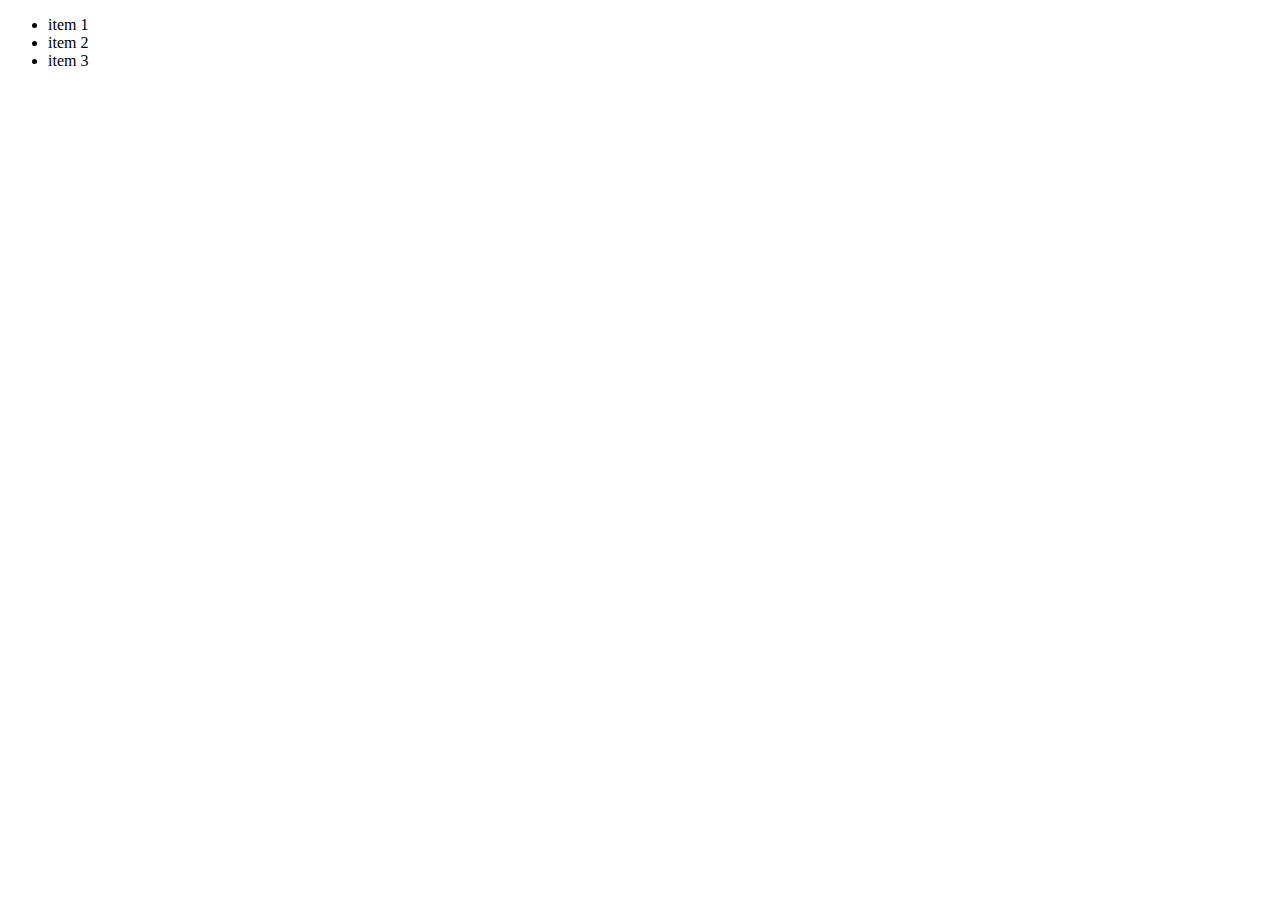
<file: index.html>
<!DOCTYPE html>
<html lang="en">
<head>
  <meta charset="UTF-8">
  <meta http-equiv="X-UA-Compatible" content="IE=edge">
  <meta name="viewport" content="width=device-width, initial-scale=1.0">
  <title>Document</title>
</head>
<body>
  
 <ul>
  <li>item 1</li>
  <li>item 2</li>
  <li>item 3</li>
 </ul>

  <script src="objeto/exercicios.js"></script>
  <!-- <script src="constructor-functions/funções /construction.js"></script> -->
</body>
</html>
</file>
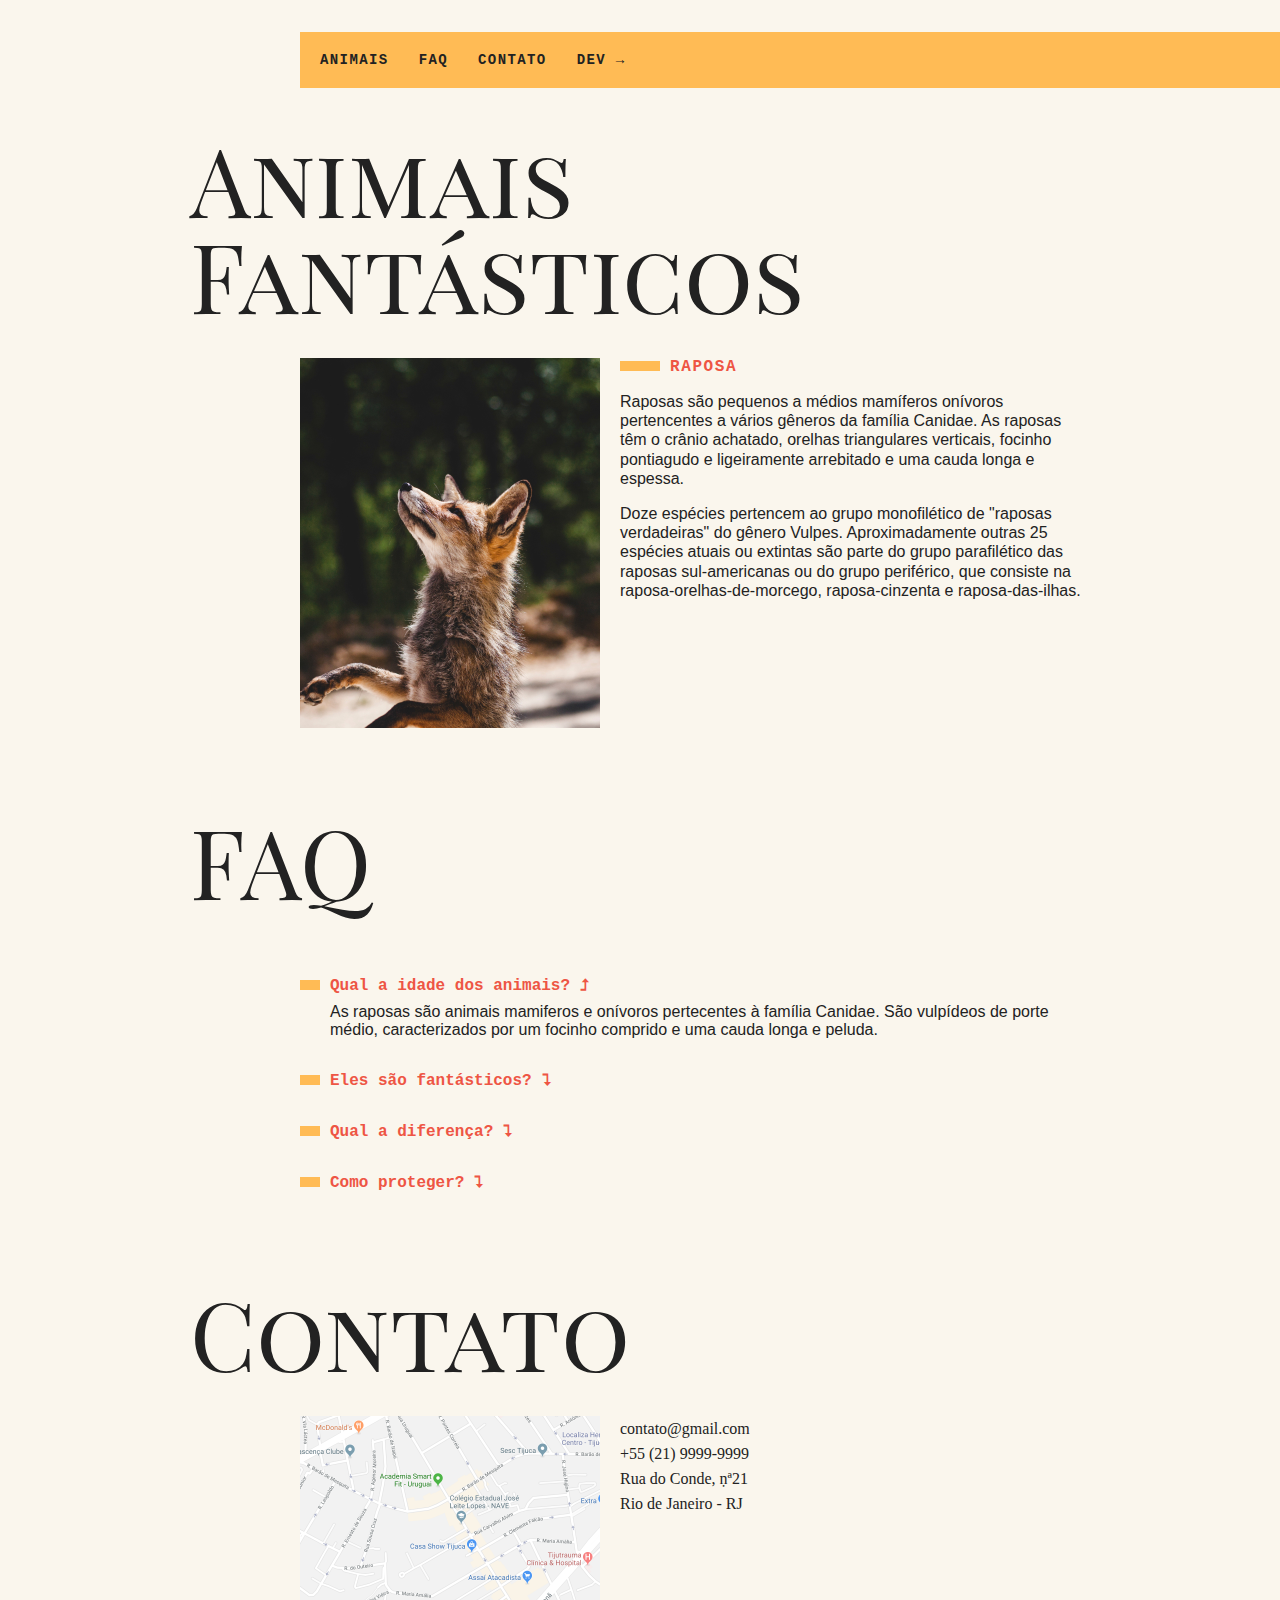
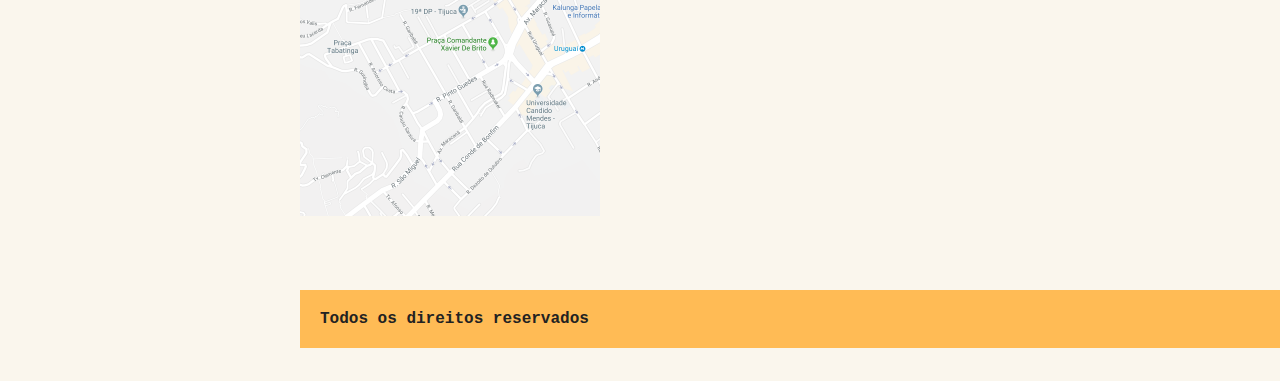
<file: accordion-list/index.html>
<!DOCTYPE html>
<html lang="en">
<head>
  <meta charset="UTF-8">
  <meta http-equiv="X-UA-Compatible" content="IE=edge">
  <meta name="viewport" content="width=device-width, initial-scale=1.0">
  <script>document.documentElement.className += ' js'</script>
  <link rel="preconnect" href="https://fonts.googleapis.com">
  <link rel="preconnect" href="https://fonts.gstatic.com" crossorigin>
  <link href="https://fonts.googleapis.com/css2?family=Playfair+Display+SC&display=swap" rel="stylesheet">
  <link rel="stylesheet" href="src/css/style.css">
  <link rel="stylesheet" href="src/css/responsive.css">
  <title>Animais Fantásticos</title>
</head>
<body>

  <nav class="menu">
    <ul>
      <li><a href="#animais">ANIMAIS</a></li>
      <li><a href="#faq">FAQ</a></li>
      <li><a href="#contato">CONTATO</a></li>
      <li><a href="http://portfolio-rkbno.netlify.app/" target="_blank">DEV → </a></li>
    </ul>
  </nav>

  <section class="grid-section animais" id="animais">
    <h1 class="titulo">Animais Fantásticos</h1>
    <ul class="animais-lista js-tabmenu">
      <li><img src="src/img/imagem1.jpg"></li>
      <li><img src="src/img/imagem2.jpg"></li>    
      <li><img src="src/img/imagem3.jpg"></li>    
      <li><img src="src/img/imagem4.jpg"></li>     
      <li><img src="src/img/imagem5.jpg"></li>    
      <li><img src="src/img/imagem6.jpg"></li>
    </ul>

    <div class="animais-descricao js-tabcontent">
      <section>
        <h2>Raposa</h2>
        <p>Raposas são pequenos a médios mamíferos onívoros pertencentes a vários gêneros da família Canidae. As raposas têm o crânio achatado, orelhas triangulares verticais, focinho pontiagudo e ligeiramente arrebitado e uma cauda longa e espessa.</p>

        <p>Doze espécies pertencem ao grupo monofilético de "raposas verdadeiras" do gênero Vulpes. Aproximadamente outras 25 espécies atuais ou extintas são parte do grupo parafilético das raposas sul-americanas ou do grupo periférico, que consiste na raposa-orelhas-de-morcego, raposa-cinzenta e raposa-das-ilhas.</p>
      </section>

      <section>
        <h2>Esquilo</h2>
        <p>Os esquilos pertencem a uma grande família de mamíferos roedores, de pequeno e médio porte, conhecida como Sciuridae. No Brasil, são também conhecidos como serelepe, caxinguelê, caxinxe, quatimirim, quatipuru, agutipuru ou acutipuru.</p>

        <p>Na Galiza e em algumas zonas de Portugal, também são conhecido por esquio. Os esquilos estão espalhados por quase todo o mundo, a maioria nas zonas de climas temperado ou tropical, mas também em algumas zonas de clima frio. Como todos os roedores, possuem presas fortíssimas, com que roem facilmente sementes, principalmente bolotas.</p>
      </section>
      
      <section>
        <h2>Urso</h2>
        <p>Algumas características comuns dos ursos são pelagem espessa, rabo curto, o olfato desenvolvido e as garras não retráteis. Os ursídeos são geralmente animais omnívoros, mas se alimentam principalmente de carne.</p>

        <p>A maioria dos ursos costumam preparar-se para hibernar durante o inverno, comendo grandes quantidades de comida antes de entrar em uma toca para o período de sono profundo.</p>
      </section>
      
      <section>
        <h2>Lobo</h2>
        <p>O lobo (também chamado de lobo-cinzento; nome científico: Canis lupus) é uma espécie de mamífero canídeo do gênero Canis. É um sobrevivente da Era do Gelo, originário do Pleistoceno Superior, cerca de 300 mil anos atrás. É o maior membro remanescente selvagem da família canidae.</p>

        <p>O sequenciamento de DNA e estudos genéticos reafirmam que o lobo-cinzento é ancestral do cão doméstico (Canis lupus familiaris), contudo alguns aspectos desta afirmação têm sido questionados recentemente.</p>
      </section>
      
      <section>
        <h2>Macaco</h2>
        <p>Macaco é um termo de origem africana (provavelmente do banto makako) utilizado como designação comum a todas as espécies de símios ou primatas antropoides. É aplicada restritivamente no Brasil aos cebídeos (ou macacos do Novo Mundo) em geral. No sentido estrito, "macaco" refere-se às espécies de primatas pertencentes ao género Macaca.</p>

        <p>A designação mico se origina, segundo o Dicionário Aurélio, do caraíba (karib) continental. É bastante usada no Brasil, onde costuma aplicar-se às espécies do gênero Cebus, no Sul, e às espécies de pequeno porte, ou saguis, no Norte.</p>

      </section>
      
      <section>
        <h2>Leão</h2>
        <p>A pelagem é unicolor de coloração castanha, e os machos apresentam uma juba característica. Uma das características mais marcantes da espécie é a presença de um tufo de pelos pretos na cauda, que também possui uma espora. Habita preferencialmente as savanas e pastagens abertas, mas pode ser encontrado em regiões mais arbustivas.</p>

        <p>É um animal sociável que vive em grupos que consiste das leoas e suas crias, o macho dominante e alguns machos jovens que ainda não alcançaram a maturidade sexual. A dieta consiste principalmente de grandes ungulados e possuem hábitos noturnos e crepusculares, descansando e dormindo na maior parte do dia. Leões vivem por volta de 10-14 anos na natureza, enquanto em cativeiro eles podem viver por até 30 anos. Alguns animais desenvolveram o hábito de atacar e devorar humanos, ficando conhecidos como "devoradores de homens".</p>
      </section>
    </div>
  </section>

      <section class="grid-section faq" id="faq">
        <h1 class="titulo">FAQ</h1>
        <dl class="faq-lista js-accordion">
          <dt>Qual a idade dos animais?</dt>
          <dd>As raposas são animais mamiferos e onívoros pertecentes à família Canidae. São vulpídeos de porte médio, caracterizados por um focinho comprido e uma cauda longa e peluda.</dd>
          
          <dt>Eles são fantásticos?</dt>
          <dd>Também aprensetam como particularidade suas pupilas ovais, semelhantes às pupilas verticais dos felídeos.</dd>
          
          <dt>Qual a diferença?</dt>
          <dd>As raposas são animais mamiferos e onívoros pertecentes à família Canidae. São vulpídeos de porte médio, caracterizados por um focinho comprido e uma cauda longa e peluda.</dd>
          
          <dt>Como proteger?</dt>
          <dd>Também aprensetam como particularidade suas pupilas ovais, semelhantes às pupilas verticais dos felídeos.</dd>
      </section>

      <section class="grid-section contato" id="contato">
        <h1 class="titulo">Contato</h1>
        <div class="mapa">
          <img src="src/img/mapa.png">
        </div>
        <ul class="contato-lista">
          <li>contato@gmail.com</li>
          <li>+55 (21) 9999-9999</li>
          <li>Rua do Conde, ṇª21</li>
          <li>Rio de Janeiro - RJ</li>
        </ul>
      </section>
    
      <footer class="copy">
        <p>Todos os direitos reservados</p>
      </footer>

  <script src="src/script.js"></script>
  <!-- <script src="src/exercicio.js"></script> -->
</body>
</html>
</file>
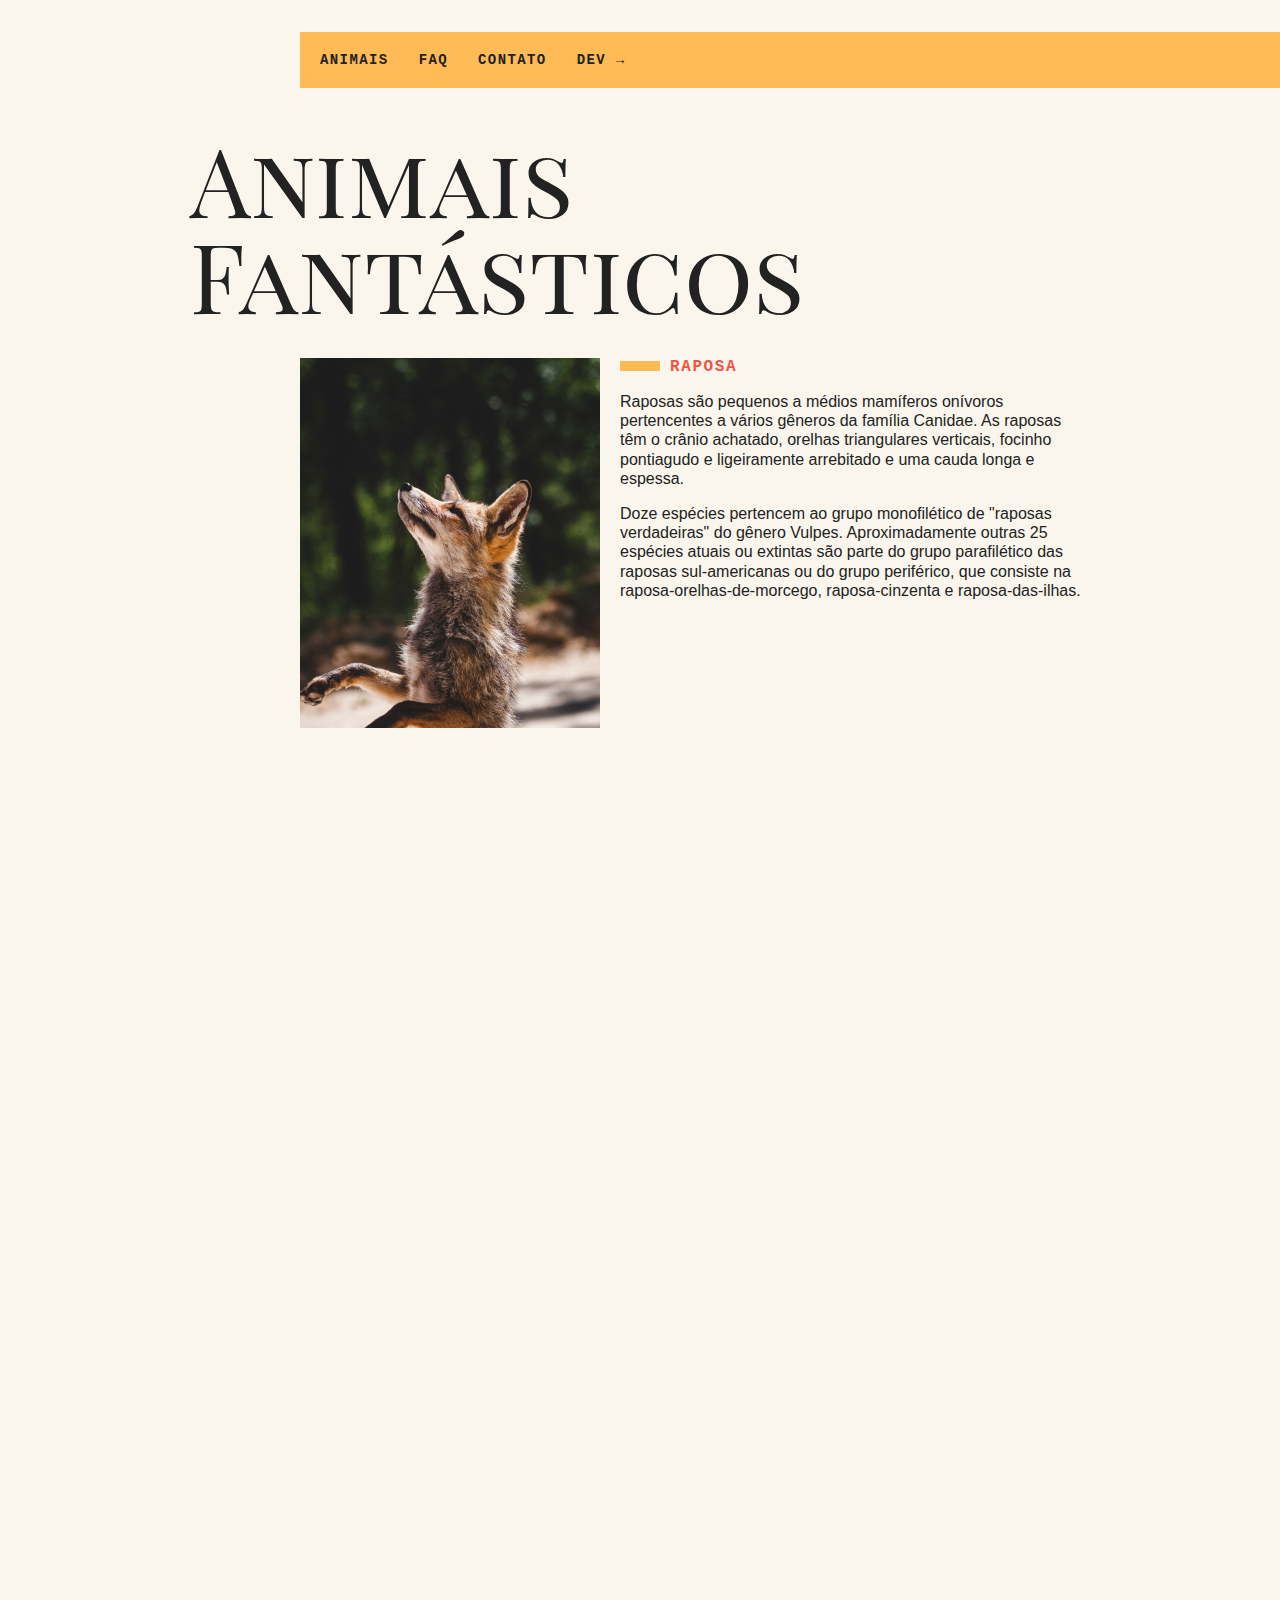
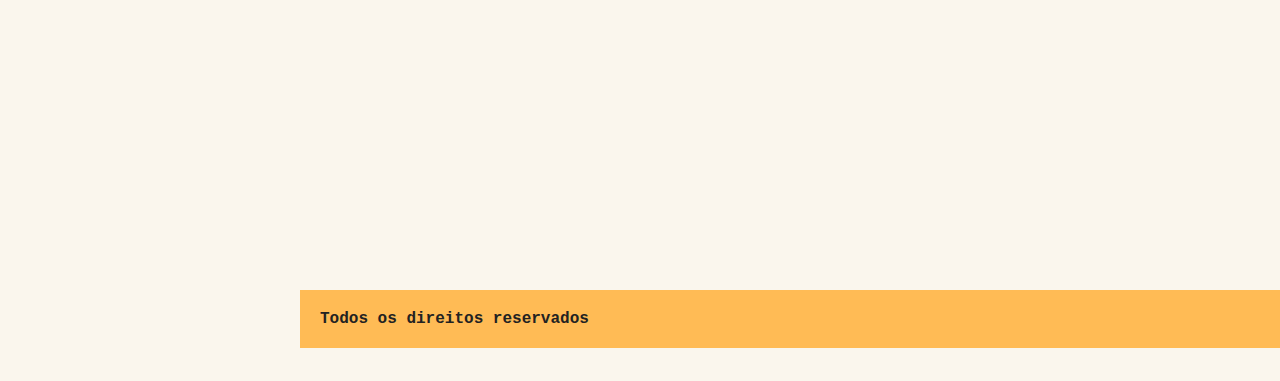
<file: animacao-ao-scroll/index.html>
<!DOCTYPE html>
<html lang="en">
<head>
  <meta charset="UTF-8">
  <meta http-equiv="X-UA-Compatible" content="IE=edge">
  <meta name="viewport" content="width=device-width, initial-scale=1.0">
  <script>document.documentElement.className += ' js'</script>
  <link rel="preconnect" href="https://fonts.googleapis.com">
  <link rel="preconnect" href="https://fonts.gstatic.com" crossorigin>
  <link href="https://fonts.googleapis.com/css2?family=Playfair+Display+SC&display=swap" rel="stylesheet">
  <link rel="stylesheet" href="src/css/style.css">
  <link rel="stylesheet" href="src/css/responsive.css">
  <title>Animais Fantásticos</title>
</head>
<body>

  <nav class="menu js-menu">
    <ul>
      <li><a href="#animais">ANIMAIS</a></li>
      <li><a href="#faq">FAQ</a></li>
      <li><a href="#contato">CONTATO</a></li>
      <li><a href="http://portfolio-rkbno.netlify.app/" target="_blank">DEV → </a></li>
    </ul>
  </nav>

  <section class="grid-section animais js-scroll" id="animais">
    <h1 class="titulo">Animais Fantásticos</h1>
    <ul class="animais-lista js-tabmenu">
      <li><img src="src/img/imagem1.jpg"></li>
      <li><img src="src/img/imagem2.jpg"></li>    
      <li><img src="src/img/imagem3.jpg"></li>    
      <li><img src="src/img/imagem4.jpg"></li>     
      <li><img src="src/img/imagem5.jpg"></li>    
      <li><img src="src/img/imagem6.jpg"></li>
    </ul>

    <div class="animais-descricao js-tabcontent">
      <section>
        <h2>Raposa</h2>
        <p>Raposas são pequenos a médios mamíferos onívoros pertencentes a vários gêneros da família Canidae. As raposas têm o crânio achatado, orelhas triangulares verticais, focinho pontiagudo e ligeiramente arrebitado e uma cauda longa e espessa.</p>

        <p>Doze espécies pertencem ao grupo monofilético de "raposas verdadeiras" do gênero Vulpes. Aproximadamente outras 25 espécies atuais ou extintas são parte do grupo parafilético das raposas sul-americanas ou do grupo periférico, que consiste na raposa-orelhas-de-morcego, raposa-cinzenta e raposa-das-ilhas.</p>
      </section>

      <section>
        <h2>Esquilo</h2>
        <p>Os esquilos pertencem a uma grande família de mamíferos roedores, de pequeno e médio porte, conhecida como Sciuridae. No Brasil, são também conhecidos como serelepe, caxinguelê, caxinxe, quatimirim, quatipuru, agutipuru ou acutipuru.</p>

        <p>Na Galiza e em algumas zonas de Portugal, também são conhecido por esquio. Os esquilos estão espalhados por quase todo o mundo, a maioria nas zonas de climas temperado ou tropical, mas também em algumas zonas de clima frio. Como todos os roedores, possuem presas fortíssimas, com que roem facilmente sementes, principalmente bolotas.</p>
      </section>
      
      <section>
        <h2>Urso</h2>
        <p>Algumas características comuns dos ursos são pelagem espessa, rabo curto, o olfato desenvolvido e as garras não retráteis. Os ursídeos são geralmente animais omnívoros, mas se alimentam principalmente de carne.</p>

        <p>A maioria dos ursos costumam preparar-se para hibernar durante o inverno, comendo grandes quantidades de comida antes de entrar em uma toca para o período de sono profundo.</p>
      </section>
      
      <section>
        <h2>Lobo</h2>
        <p>O lobo (também chamado de lobo-cinzento; nome científico: Canis lupus) é uma espécie de mamífero canídeo do gênero Canis. É um sobrevivente da Era do Gelo, originário do Pleistoceno Superior, cerca de 300 mil anos atrás. É o maior membro remanescente selvagem da família canidae.</p>

        <p>O sequenciamento de DNA e estudos genéticos reafirmam que o lobo-cinzento é ancestral do cão doméstico (Canis lupus familiaris), contudo alguns aspectos desta afirmação têm sido questionados recentemente.</p>
      </section>
      
      <section>
        <h2>Macaco</h2>
        <p>Macaco é um termo de origem africana (provavelmente do banto makako) utilizado como designação comum a todas as espécies de símios ou primatas antropoides. É aplicada restritivamente no Brasil aos cebídeos (ou macacos do Novo Mundo) em geral. No sentido estrito, "macaco" refere-se às espécies de primatas pertencentes ao género Macaca.</p>

        <p>A designação mico se origina, segundo o Dicionário Aurélio, do caraíba (karib) continental. É bastante usada no Brasil, onde costuma aplicar-se às espécies do gênero Cebus, no Sul, e às espécies de pequeno porte, ou saguis, no Norte.</p>

      </section>
      
      <section>
        <h2>Leão</h2>
        <p>A pelagem é unicolor de coloração castanha, e os machos apresentam uma juba característica. Uma das características mais marcantes da espécie é a presença de um tufo de pelos pretos na cauda, que também possui uma espora. Habita preferencialmente as savanas e pastagens abertas, mas pode ser encontrado em regiões mais arbustivas.</p>

        <p>É um animal sociável que vive em grupos que consiste das leoas e suas crias, o macho dominante e alguns machos jovens que ainda não alcançaram a maturidade sexual. A dieta consiste principalmente de grandes ungulados e possuem hábitos noturnos e crepusculares, descansando e dormindo na maior parte do dia. Leões vivem por volta de 10-14 anos na natureza, enquanto em cativeiro eles podem viver por até 30 anos. Alguns animais desenvolveram o hábito de atacar e devorar humanos, ficando conhecidos como "devoradores de homens".</p>
      </section>
    </div>
  </section>

      <section class="grid-section faq js-scroll" id="faq">
        <h1 class="titulo">FAQ</h1>
        <dl class="faq-lista js-accordion">
          <dt>Qual a idade dos animais?</dt>
          <dd>As raposas são animais mamiferos e onívoros pertecentes à família Canidae. São vulpídeos de porte médio, caracterizados por um focinho comprido e uma cauda longa e peluda.</dd>
          
          <dt>Eles são fantásticos?</dt>
          <dd>Também aprensetam como particularidade suas pupilas ovais, semelhantes às pupilas verticais dos felídeos.</dd>
          
          <dt>Qual a diferença?</dt>
          <dd>As raposas são animais mamiferos e onívoros pertecentes à família Canidae. São vulpídeos de porte médio, caracterizados por um focinho comprido e uma cauda longa e peluda.</dd>
          
          <dt>Como proteger?</dt>
          <dd>Também aprensetam como particularidade suas pupilas ovais, semelhantes às pupilas verticais dos felídeos.</dd>
      </section>

      <section class="grid-section contato js-scroll" id="contato">
        <h1 class="titulo">Contato</h1>
        <div class="mapa">
          <img src="src/img/mapa.png">
        </div>
        <ul class="contato-lista">
          <li>contato@gmail.com</li>
          <li>+55 (21) 9999-9999</li>
          <li>Rua do Conde, ṇª21</li>
          <li>Rio de Janeiro - RJ</li>
        </ul>
      </section>
    
      <footer class="copy">
        <p>Todos os direitos reservados</p>
      </footer>

  <script src="src/script.js"></script>
  <!-- <script src="src/exercicio.js"></script> -->
</body>
</html>
</file>
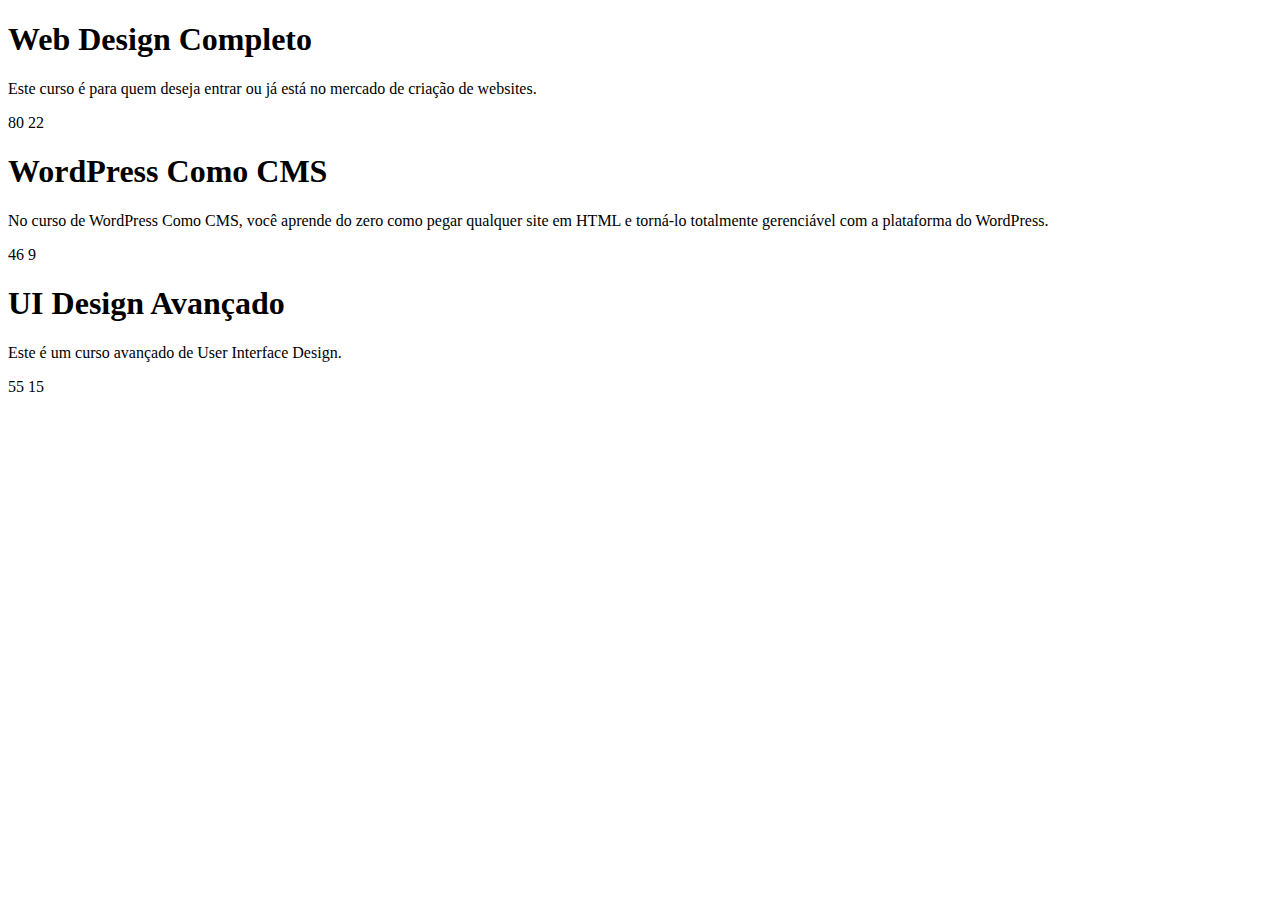
<file: array-interacao/index.html>
<!DOCTYPE html>
<html lang="en">
<head>
  <meta charset="UTF-8">
  <meta name="viewport" content="width=device-width, initial-scale=1.0">
  <title>Document</title>
</head>
<body>
  <section class="curso">
    <h1>Web Design Completo</h1>
    <p>Este curso é para quem deseja entrar ou já está no mercado de criação de websites.</p>
    <span class="aulas">80</span>
    <span class="horas">22</span>
  </section>
  <section class="curso">
    <h1>WordPress Como CMS</h1>
    <p>No curso de WordPress Como CMS, você aprende do zero como pegar qualquer site em HTML e torná-lo totalmente gerenciável com a plataforma do WordPress.</p>
    <span class="aulas">46</span>
    <span class="horas">9</span>
  </section>
  <section class="curso">
    <h1>UI Design Avançado</h1>
    <p>Este é um curso avançado de User Interface Design.</p>
    <span class="aulas">55</span>
    <span class="horas">15</span>
  </section>

  <script src="exercicios.js"></script>
</body>
</html>
</file>
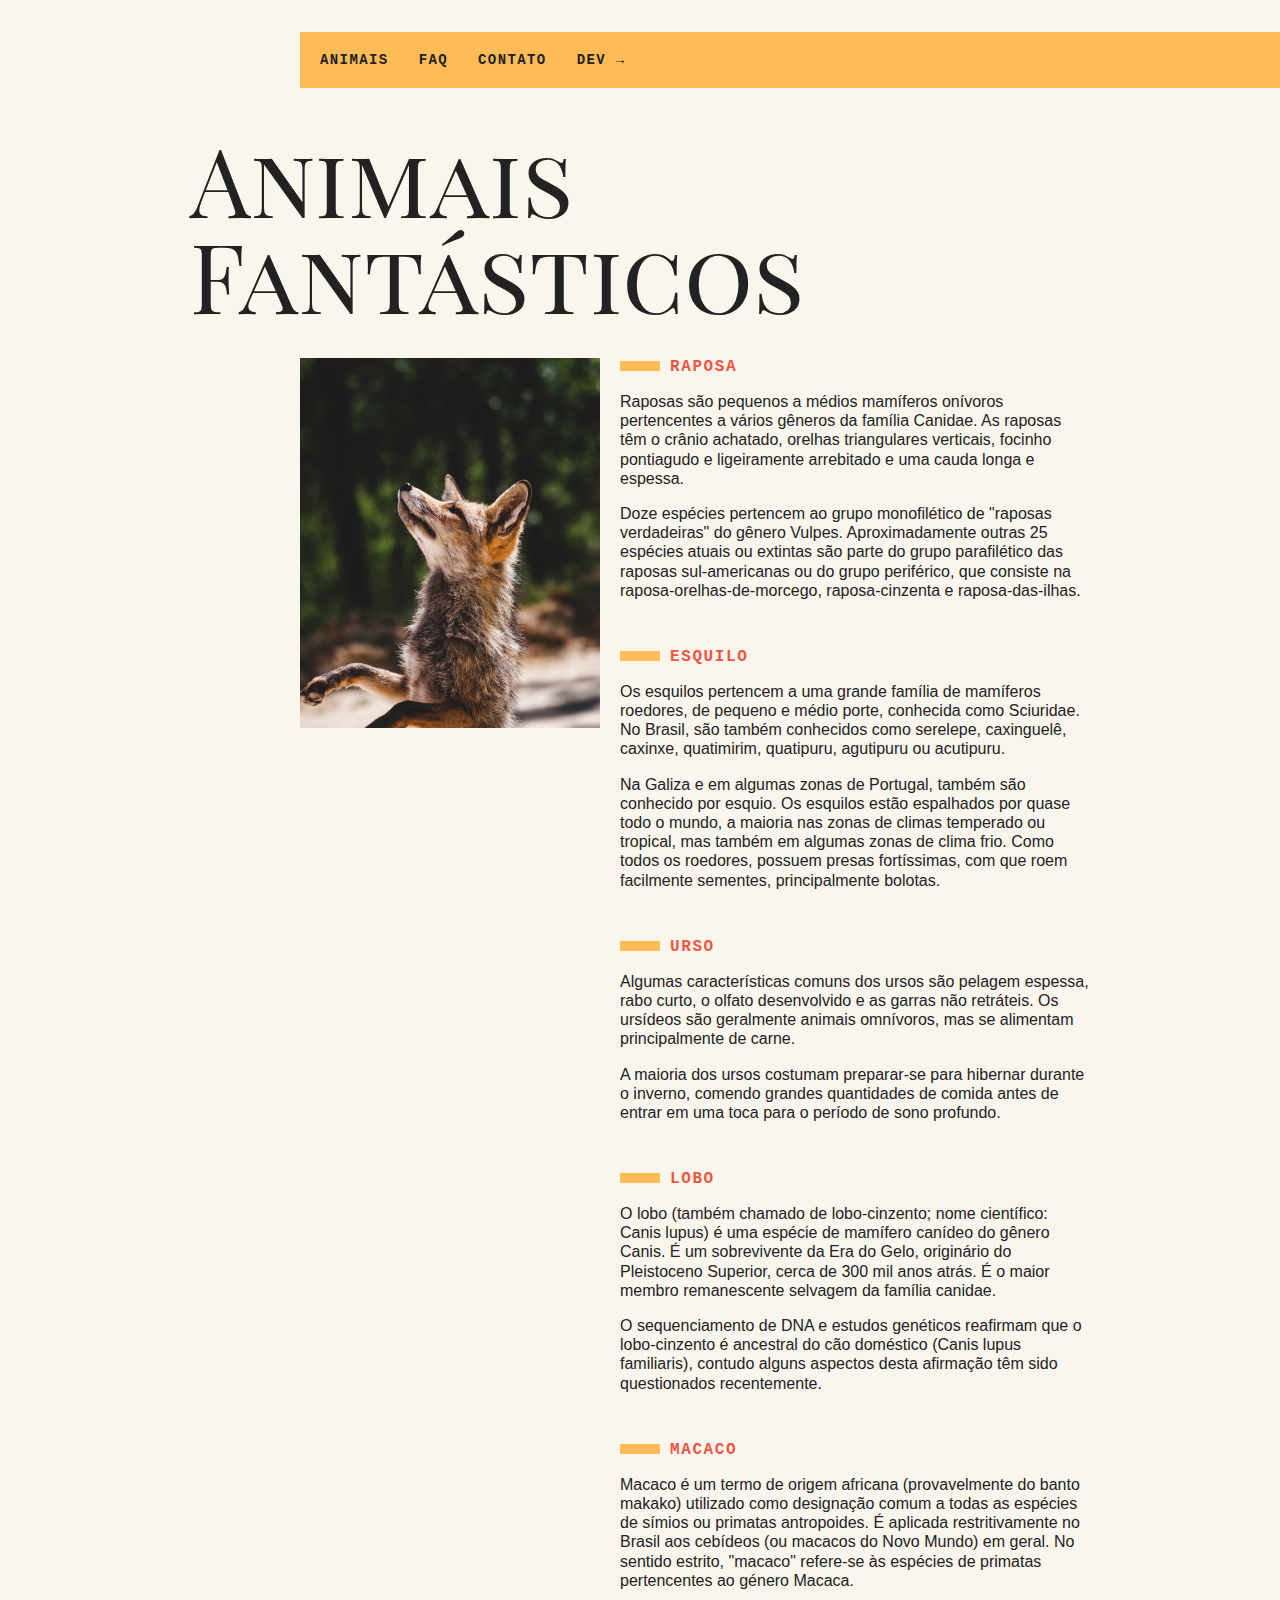
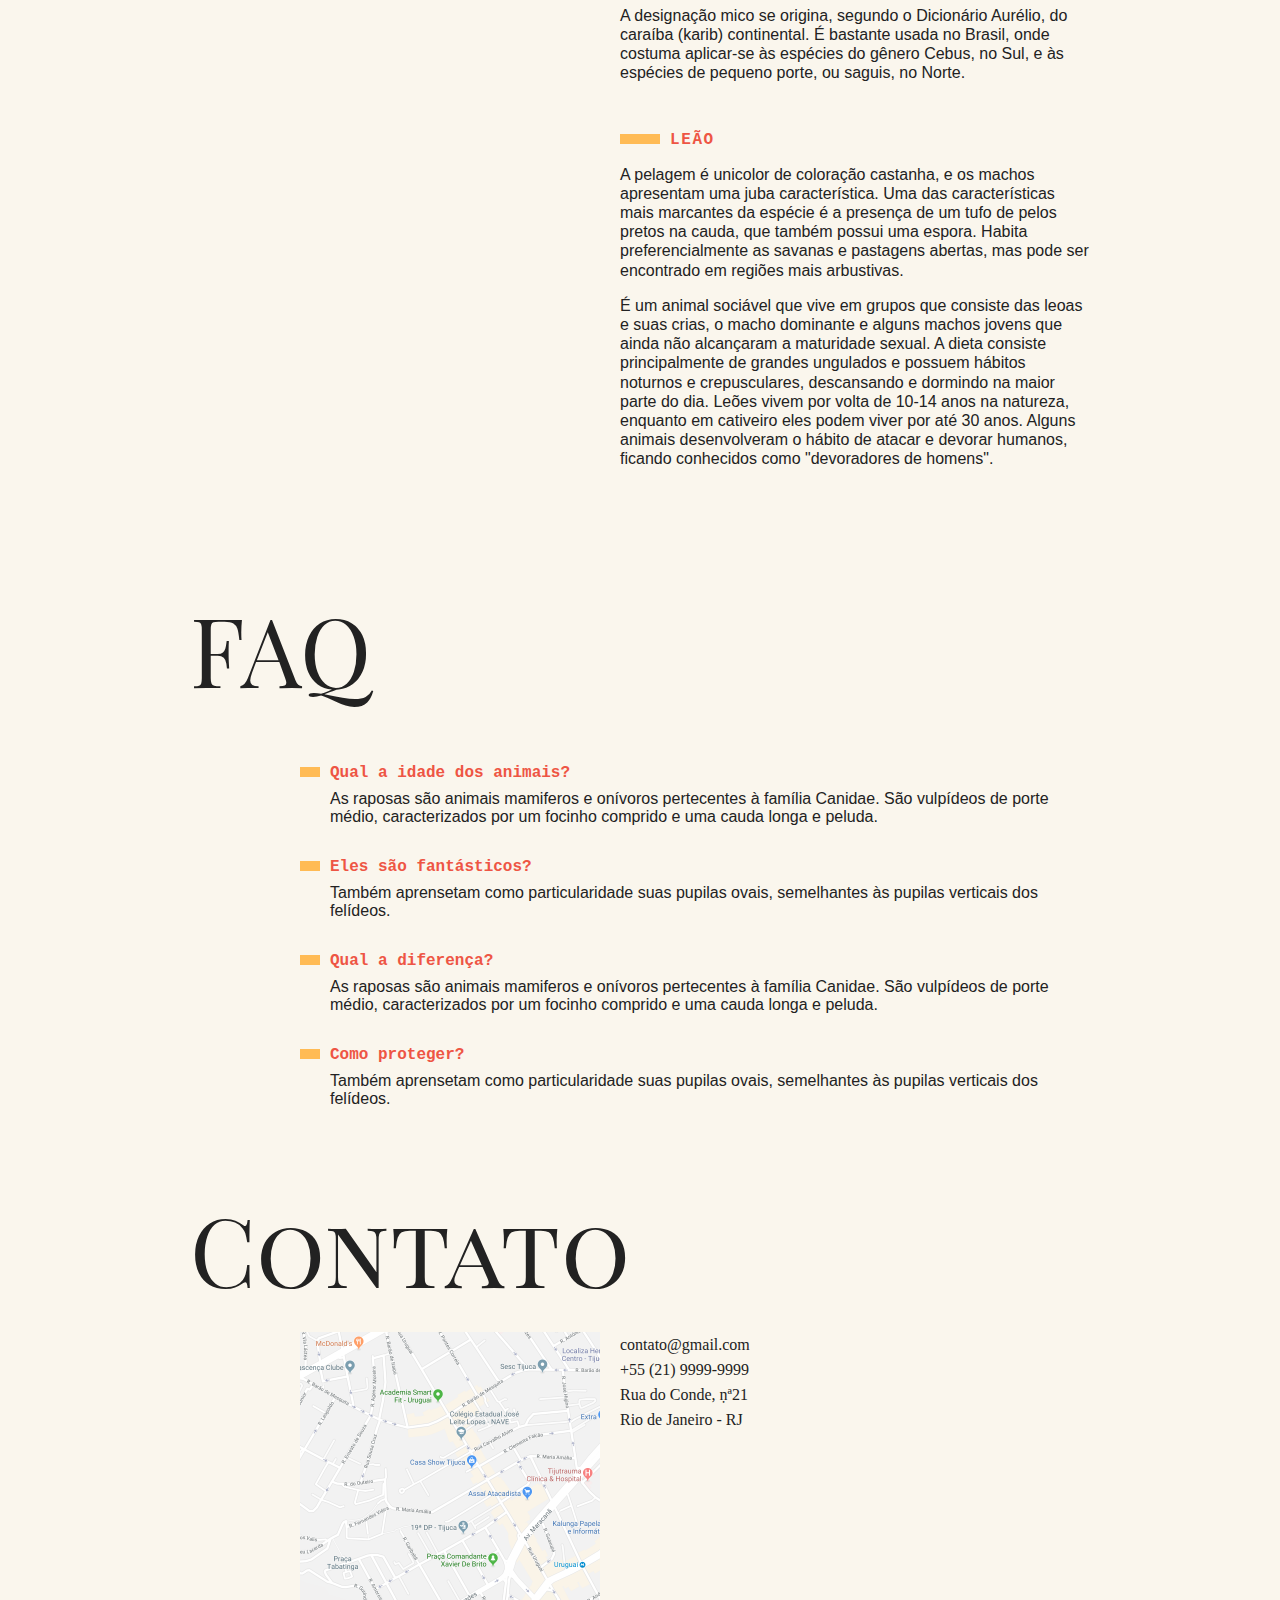
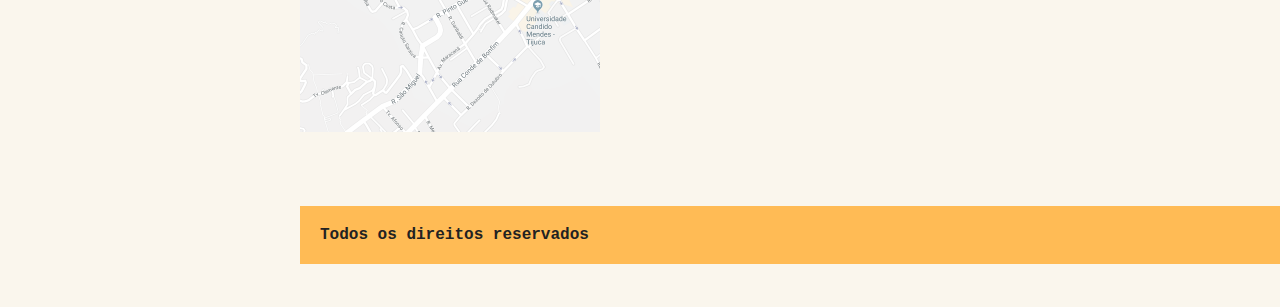
<file: classes-e-atributos/index.html>
<!DOCTYPE html>
<html lang="en">
<head>
  <meta charset="UTF-8">
  <meta http-equiv="X-UA-Compatible" content="IE=edge">
  <meta name="viewport" content="width=device-width, initial-scale=1.0">
  <link rel="preconnect" href="https://fonts.googleapis.com">
  <link rel="preconnect" href="https://fonts.gstatic.com" crossorigin>
  <link href="https://fonts.googleapis.com/css2?family=Playfair+Display+SC&display=swap" rel="stylesheet">
  <link rel="stylesheet" href="src/css/style.css">
  <link rel="stylesheet" href="src/css/responsive.css">
  <title>Animais Fantásticos</title>
</head>
<body>

  <nav class="menu">
    <ul>
      <li><a href="#animais">ANIMAIS</a></li>
      <li><a href="#faq">FAQ</a></li>
      <li><a href="#contato">CONTATO</a></li>
      <li><a href="http://portfolio-rkbno.netlify.app/" target="_blank">DEV → </a></li>
    </ul>
  </nav>

  <section class="grid-section animais" id="animais">
    <h1 class="titulo">Animais Fantásticos</h1>
    <ul class="animais-lista">
      <li><img src="src/img/imagem1.jpg" alt="raposa"></li>
      <li><img src="src/img/imagem2.jpg"></li>    
      <li><img src="src/img/imagem3.jpg"></li>    
      <li><img src="src/img/imagem4.jpg"></li>     
      <li><img src="src/img/imagem5.jpg"></li>    
      <li><img src="src/img/imagem6.jpg"></li>
    </ul>

    <div class="animais-descricao">
      <section>
        <h2>Raposa</h2>
        <p>Raposas são pequenos a médios mamíferos onívoros pertencentes a vários gêneros da família Canidae. As raposas têm o crânio achatado, orelhas triangulares verticais, focinho pontiagudo e ligeiramente arrebitado e uma cauda longa e espessa.</p>

        <p>Doze espécies pertencem ao grupo monofilético de "raposas verdadeiras" do gênero Vulpes. Aproximadamente outras 25 espécies atuais ou extintas são parte do grupo parafilético das raposas sul-americanas ou do grupo periférico, que consiste na raposa-orelhas-de-morcego, raposa-cinzenta e raposa-das-ilhas.</p>
      </section>

      <section>
        <h2>Esquilo</h2>
        <p>Os esquilos pertencem a uma grande família de mamíferos roedores, de pequeno e médio porte, conhecida como Sciuridae. No Brasil, são também conhecidos como serelepe, caxinguelê, caxinxe, quatimirim, quatipuru, agutipuru ou acutipuru.</p>

        <p>Na Galiza e em algumas zonas de Portugal, também são conhecido por esquio. Os esquilos estão espalhados por quase todo o mundo, a maioria nas zonas de climas temperado ou tropical, mas também em algumas zonas de clima frio. Como todos os roedores, possuem presas fortíssimas, com que roem facilmente sementes, principalmente bolotas.</p>
      </section>
      
      <section>
        <h2>Urso</h2>
        <p>Algumas características comuns dos ursos são pelagem espessa, rabo curto, o olfato desenvolvido e as garras não retráteis. Os ursídeos são geralmente animais omnívoros, mas se alimentam principalmente de carne.</p>

        <p>A maioria dos ursos costumam preparar-se para hibernar durante o inverno, comendo grandes quantidades de comida antes de entrar em uma toca para o período de sono profundo.</p>
      </section>
      
      <section>
        <h2>Lobo</h2>
        <p>O lobo (também chamado de lobo-cinzento; nome científico: Canis lupus) é uma espécie de mamífero canídeo do gênero Canis. É um sobrevivente da Era do Gelo, originário do Pleistoceno Superior, cerca de 300 mil anos atrás. É o maior membro remanescente selvagem da família canidae.</p>

        <p>O sequenciamento de DNA e estudos genéticos reafirmam que o lobo-cinzento é ancestral do cão doméstico (Canis lupus familiaris), contudo alguns aspectos desta afirmação têm sido questionados recentemente.</p>
      </section>
      
      <section>
        <h2>Macaco</h2>
        <p>Macaco é um termo de origem africana (provavelmente do banto makako) utilizado como designação comum a todas as espécies de símios ou primatas antropoides. É aplicada restritivamente no Brasil aos cebídeos (ou macacos do Novo Mundo) em geral. No sentido estrito, "macaco" refere-se às espécies de primatas pertencentes ao género Macaca.</p>

        <p>A designação mico se origina, segundo o Dicionário Aurélio, do caraíba (karib) continental. É bastante usada no Brasil, onde costuma aplicar-se às espécies do gênero Cebus, no Sul, e às espécies de pequeno porte, ou saguis, no Norte.</p>

      </section>
      
      <section>
        <h2>Leão</h2>
        <p>A pelagem é unicolor de coloração castanha, e os machos apresentam uma juba característica. Uma das características mais marcantes da espécie é a presença de um tufo de pelos pretos na cauda, que também possui uma espora. Habita preferencialmente as savanas e pastagens abertas, mas pode ser encontrado em regiões mais arbustivas.</p>

        <p>É um animal sociável que vive em grupos que consiste das leoas e suas crias, o macho dominante e alguns machos jovens que ainda não alcançaram a maturidade sexual. A dieta consiste principalmente de grandes ungulados e possuem hábitos noturnos e crepusculares, descansando e dormindo na maior parte do dia. Leões vivem por volta de 10-14 anos na natureza, enquanto em cativeiro eles podem viver por até 30 anos. Alguns animais desenvolveram o hábito de atacar e devorar humanos, ficando conhecidos como "devoradores de homens".</p>
      </section>
    </div>
  </section>

      <section class="grid-section faq" id="faq">
        <h1 class="titulo">FAQ</h1>
        <dl class="faq-lista">
          <dt>Qual a idade dos animais?</dt>
          <dd>As raposas são animais mamiferos e onívoros pertecentes à família Canidae. São vulpídeos de porte médio, caracterizados por um focinho comprido e uma cauda longa e peluda.</dd>
          
          <dt>Eles são fantásticos?</dt>
          <dd>Também aprensetam como particularidade suas pupilas ovais, semelhantes às pupilas verticais dos felídeos.</dd>
          
          <dt>Qual a diferença?</dt>
          <dd>As raposas são animais mamiferos e onívoros pertecentes à família Canidae. São vulpídeos de porte médio, caracterizados por um focinho comprido e uma cauda longa e peluda.</dd>
          
          <dt>Como proteger?</dt>
          <dd>Também aprensetam como particularidade suas pupilas ovais, semelhantes às pupilas verticais dos felídeos.</dd>
      </section>

      <section class="grid-section contato" id="contato">
        <h1 class="titulo">Contato</h1>
        <div class="mapa">
          <img src="src/img/mapa.png">
        </div>
        <ul class="contato-lista">
          <li>contato@gmail.com</li>
          <li>+55 (21) 9999-9999</li>
          <li>Rua do Conde, ṇª21</li>
          <li>Rio de Janeiro - RJ</li>
        </ul>
      </section>
    
      <footer class="copy">
        <p>Todos os direitos reservados</p>
      </footer>

  <script src="src/script.js"></script>
</body>
</html>
</file>
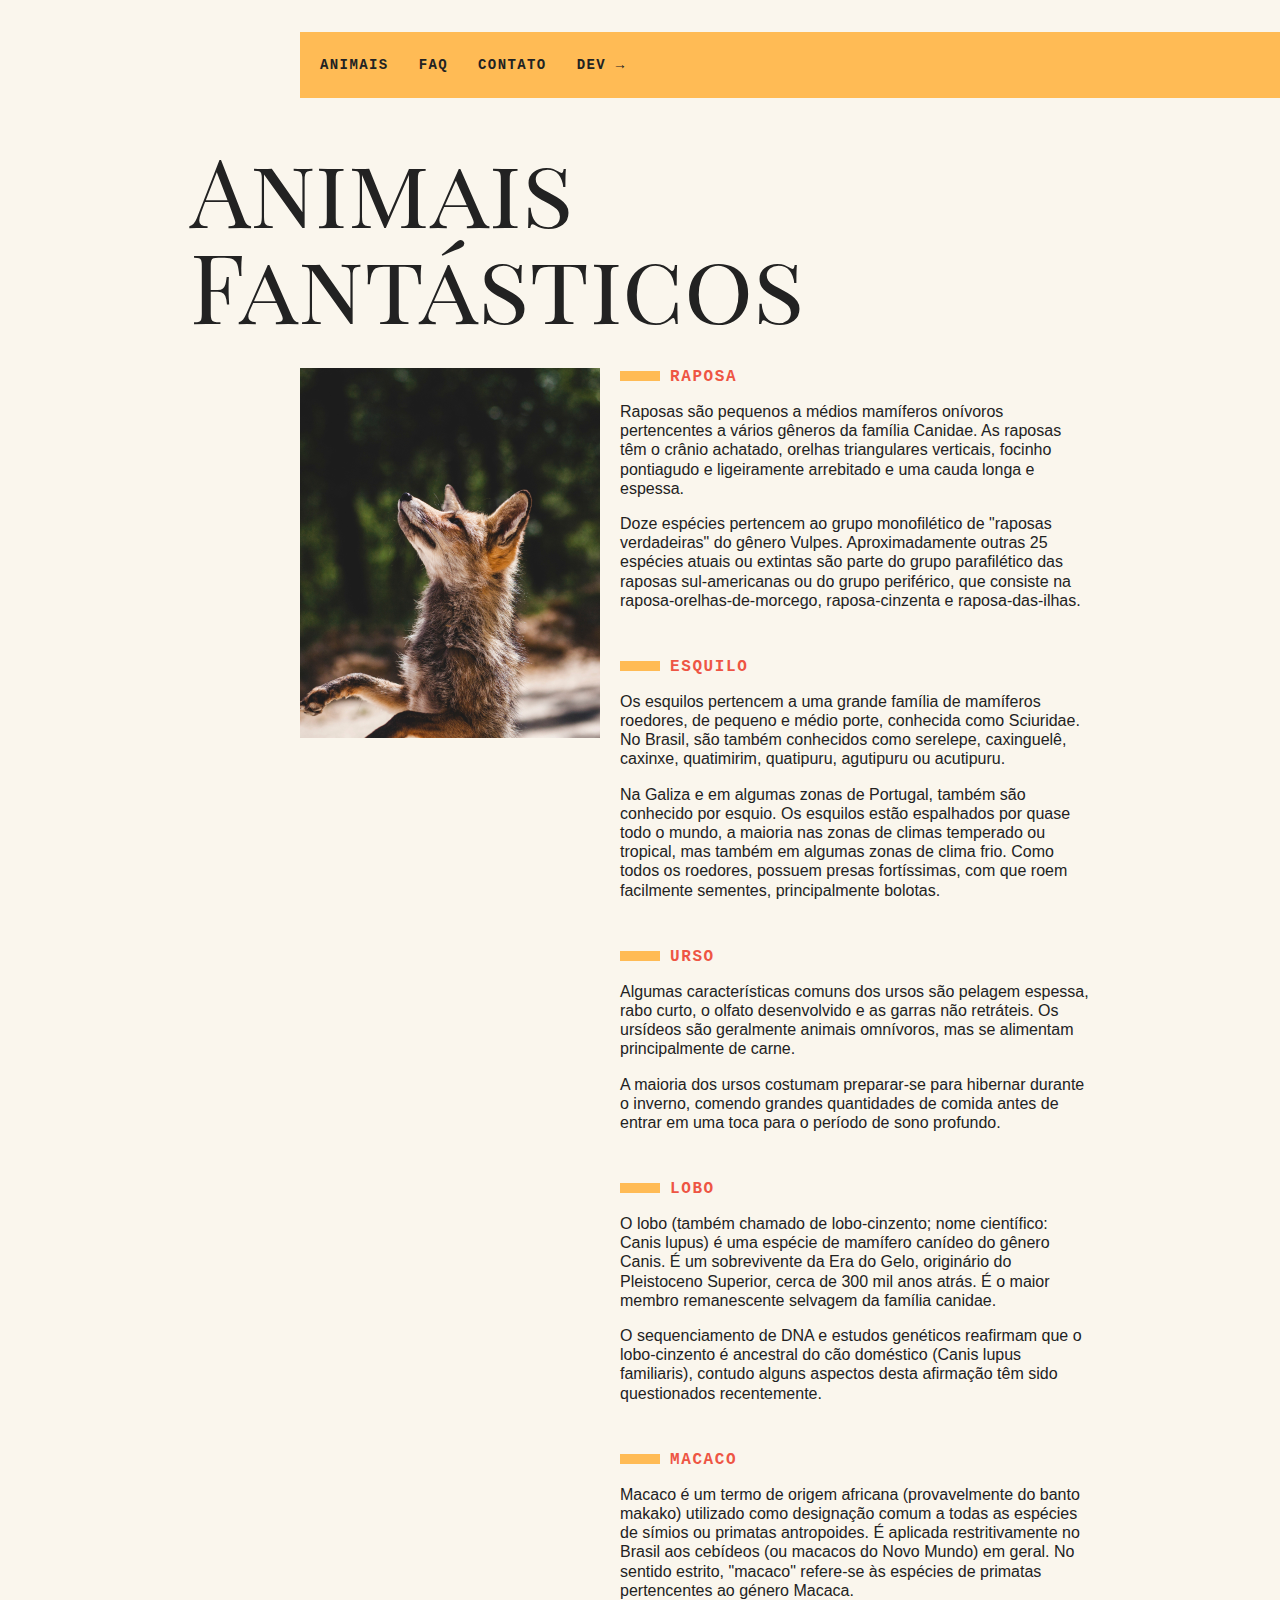
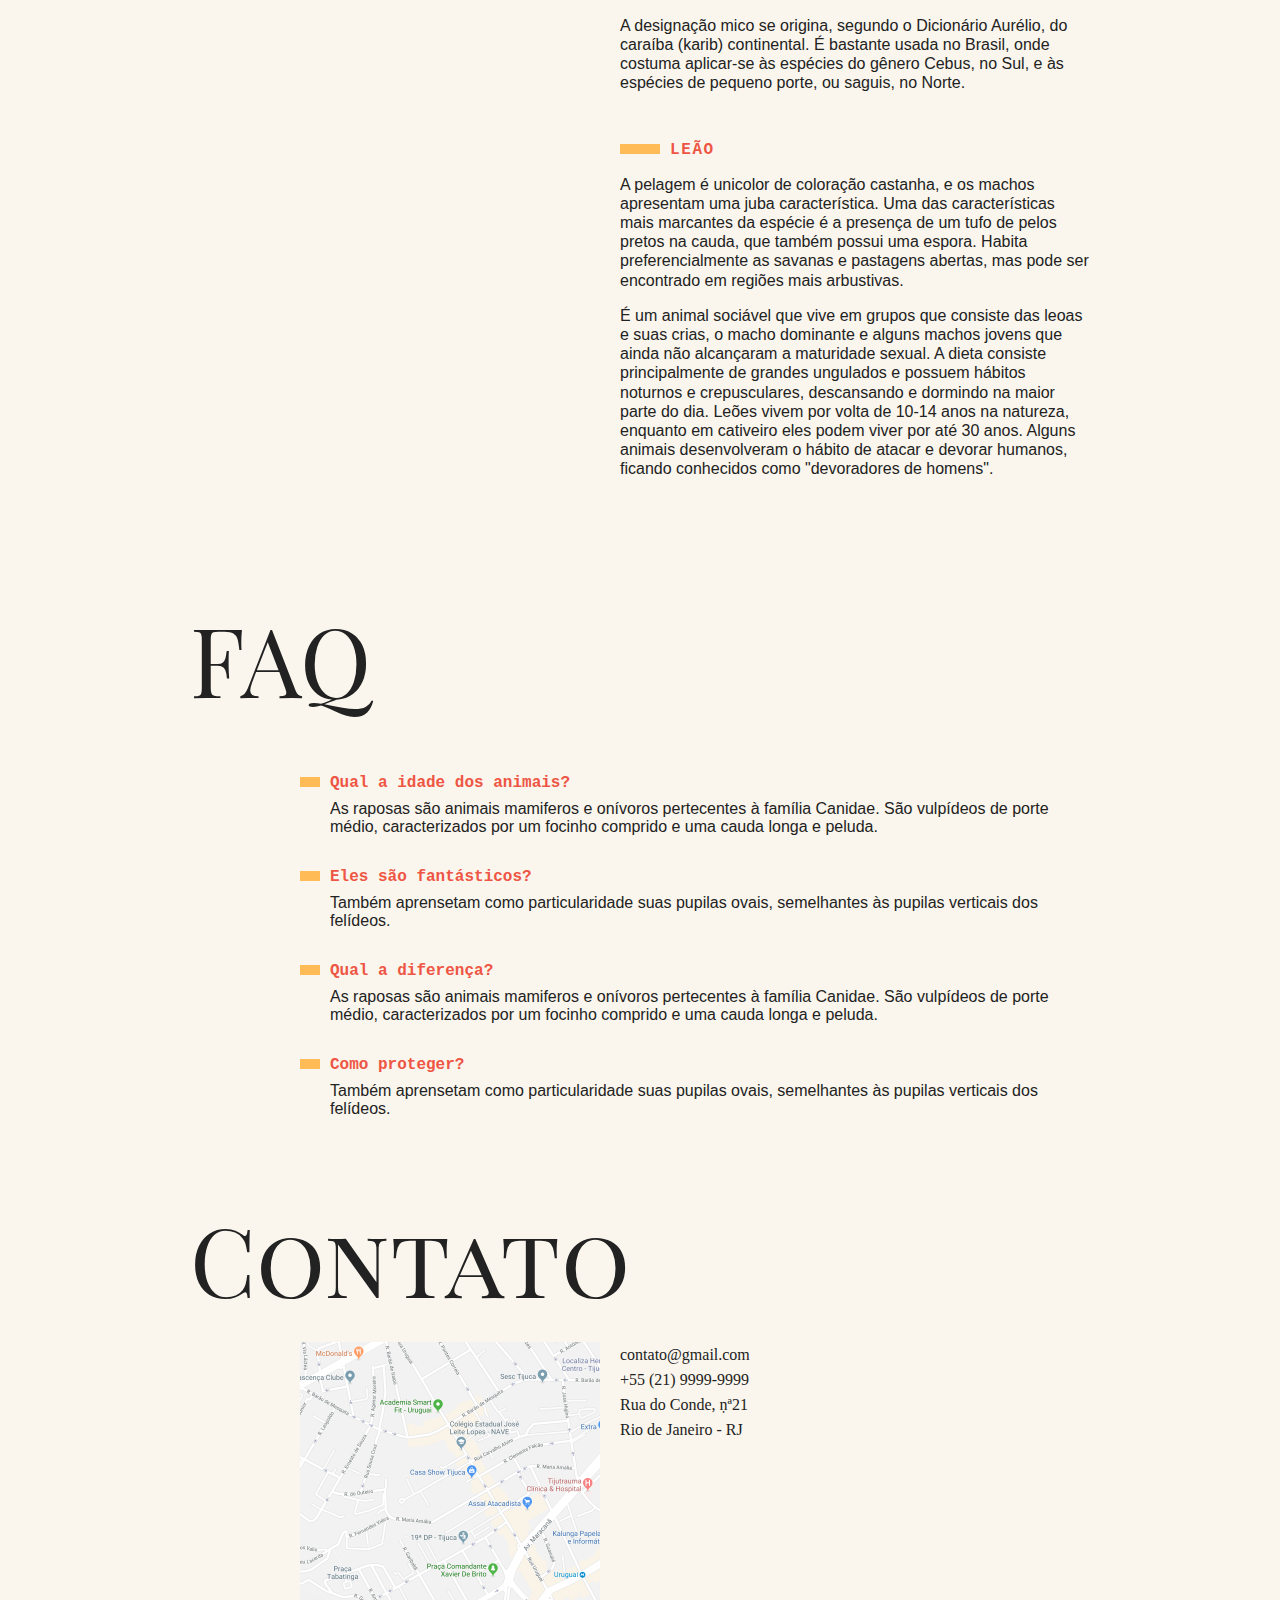
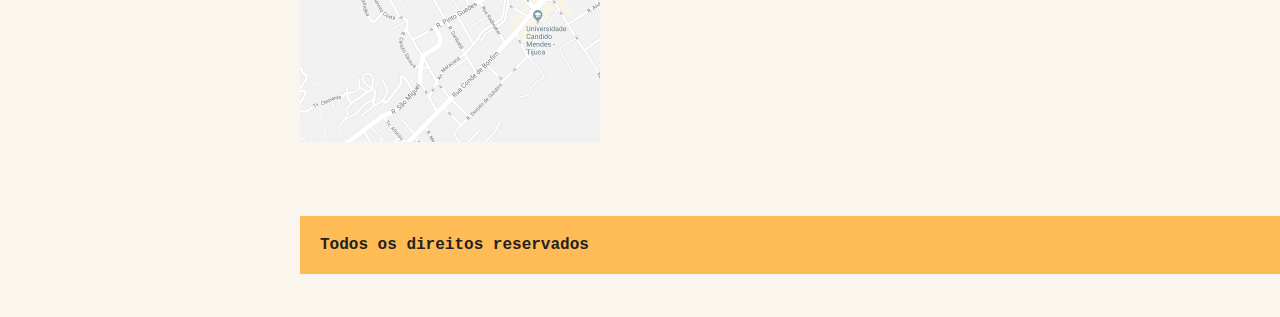
<file: dimensoes-e-distancia/index.html>
<!DOCTYPE html>
<html lang="en">
<head>
  <meta charset="UTF-8">
  <meta http-equiv="X-UA-Compatible" content="IE=edge">
  <meta name="viewport" content="width=device-width, initial-scale=1.0">
  <link rel="preconnect" href="https://fonts.googleapis.com">
  <link rel="preconnect" href="https://fonts.gstatic.com" crossorigin>
  <link href="https://fonts.googleapis.com/css2?family=Playfair+Display+SC&display=swap" rel="stylesheet">
  <link rel="stylesheet" href="src/css/style.css">
  <link rel="stylesheet" href="src/css/responsive.css">
  <title>Animais Fantásticos</title>
</head>
<body>

  <nav class="menu">
    <ul>
      <li><a href="#animais">ANIMAIS</a></li>
      <li><a href="#faq">FAQ</a></li>
      <li><a href="#contato">CONTATO</a></li>
      <li><a href="http://portfolio-rkbno.netlify.app/" target="_blank">DEV → </a></li>
    </ul>
  </nav>

  <section class="grid-section animais" id="animais">
    <h1 class="titulo">Animais Fantásticos</h1>
    <ul class="animais-lista">
      <li><img src="src/img/imagem1.jpg"></li>
      <li><img src="src/img/imagem2.jpg"></li>    
      <li><img src="src/img/imagem3.jpg"></li>    
      <li><img src="src/img/imagem4.jpg"></li>     
      <li><img src="src/img/imagem5.jpg"></li>    
      <li><img src="src/img/imagem6.jpg"></li>
    </ul>

    <div class="animais-descricao">
      <section>
        <h2>Raposa</h2>
        <p>Raposas são pequenos a médios mamíferos onívoros pertencentes a vários gêneros da família Canidae. As raposas têm o crânio achatado, orelhas triangulares verticais, focinho pontiagudo e ligeiramente arrebitado e uma cauda longa e espessa.</p>

        <p>Doze espécies pertencem ao grupo monofilético de "raposas verdadeiras" do gênero Vulpes. Aproximadamente outras 25 espécies atuais ou extintas são parte do grupo parafilético das raposas sul-americanas ou do grupo periférico, que consiste na raposa-orelhas-de-morcego, raposa-cinzenta e raposa-das-ilhas.</p>
      </section>

      <section>
        <h2>Esquilo</h2>
        <p>Os esquilos pertencem a uma grande família de mamíferos roedores, de pequeno e médio porte, conhecida como Sciuridae. No Brasil, são também conhecidos como serelepe, caxinguelê, caxinxe, quatimirim, quatipuru, agutipuru ou acutipuru.</p>

        <p>Na Galiza e em algumas zonas de Portugal, também são conhecido por esquio. Os esquilos estão espalhados por quase todo o mundo, a maioria nas zonas de climas temperado ou tropical, mas também em algumas zonas de clima frio. Como todos os roedores, possuem presas fortíssimas, com que roem facilmente sementes, principalmente bolotas.</p>
      </section>
      
      <section>
        <h2>Urso</h2>
        <p>Algumas características comuns dos ursos são pelagem espessa, rabo curto, o olfato desenvolvido e as garras não retráteis. Os ursídeos são geralmente animais omnívoros, mas se alimentam principalmente de carne.</p>

        <p>A maioria dos ursos costumam preparar-se para hibernar durante o inverno, comendo grandes quantidades de comida antes de entrar em uma toca para o período de sono profundo.</p>
      </section>
      
      <section>
        <h2>Lobo</h2>
        <p>O lobo (também chamado de lobo-cinzento; nome científico: Canis lupus) é uma espécie de mamífero canídeo do gênero Canis. É um sobrevivente da Era do Gelo, originário do Pleistoceno Superior, cerca de 300 mil anos atrás. É o maior membro remanescente selvagem da família canidae.</p>

        <p>O sequenciamento de DNA e estudos genéticos reafirmam que o lobo-cinzento é ancestral do cão doméstico (Canis lupus familiaris), contudo alguns aspectos desta afirmação têm sido questionados recentemente.</p>
      </section>
      
      <section>
        <h2>Macaco</h2>
        <p>Macaco é um termo de origem africana (provavelmente do banto makako) utilizado como designação comum a todas as espécies de símios ou primatas antropoides. É aplicada restritivamente no Brasil aos cebídeos (ou macacos do Novo Mundo) em geral. No sentido estrito, "macaco" refere-se às espécies de primatas pertencentes ao género Macaca.</p>

        <p>A designação mico se origina, segundo o Dicionário Aurélio, do caraíba (karib) continental. É bastante usada no Brasil, onde costuma aplicar-se às espécies do gênero Cebus, no Sul, e às espécies de pequeno porte, ou saguis, no Norte.</p>

      </section>
      
      <section>
        <h2>Leão</h2>
        <p>A pelagem é unicolor de coloração castanha, e os machos apresentam uma juba característica. Uma das características mais marcantes da espécie é a presença de um tufo de pelos pretos na cauda, que também possui uma espora. Habita preferencialmente as savanas e pastagens abertas, mas pode ser encontrado em regiões mais arbustivas.</p>

        <p>É um animal sociável que vive em grupos que consiste das leoas e suas crias, o macho dominante e alguns machos jovens que ainda não alcançaram a maturidade sexual. A dieta consiste principalmente de grandes ungulados e possuem hábitos noturnos e crepusculares, descansando e dormindo na maior parte do dia. Leões vivem por volta de 10-14 anos na natureza, enquanto em cativeiro eles podem viver por até 30 anos. Alguns animais desenvolveram o hábito de atacar e devorar humanos, ficando conhecidos como "devoradores de homens".</p>
      </section>
    </div>
  </section>

      <section class="grid-section faq" id="faq">
        <h1 class="titulo">FAQ</h1>
        <dl class="faq-lista">
          <dt>Qual a idade dos animais?</dt>
          <dd>As raposas são animais mamiferos e onívoros pertecentes à família Canidae. São vulpídeos de porte médio, caracterizados por um focinho comprido e uma cauda longa e peluda.</dd>
          
          <dt>Eles são fantásticos?</dt>
          <dd>Também aprensetam como particularidade suas pupilas ovais, semelhantes às pupilas verticais dos felídeos.</dd>
          
          <dt>Qual a diferença?</dt>
          <dd>As raposas são animais mamiferos e onívoros pertecentes à família Canidae. São vulpídeos de porte médio, caracterizados por um focinho comprido e uma cauda longa e peluda.</dd>
          
          <dt>Como proteger?</dt>
          <dd>Também aprensetam como particularidade suas pupilas ovais, semelhantes às pupilas verticais dos felídeos.</dd>
      </section>

      <section class="grid-section contato" id="contato">
        <h1 class="titulo">Contato</h1>
        <div class="mapa">
          <img src="src/img/mapa.png">
        </div>
        <ul class="contato-lista">
          <li>contato@gmail.com</li>
          <li>+55 (21) 9999-9999</li>
          <li>Rua do Conde, ṇª21</li>
          <li>Rio de Janeiro - RJ</li>
        </ul>
      </section>
    
      <footer class="copy">
        <p>Todos os direitos reservados</p>
      </footer>

  <script src="src/script.js"></script>
</body>
</html>
</file>
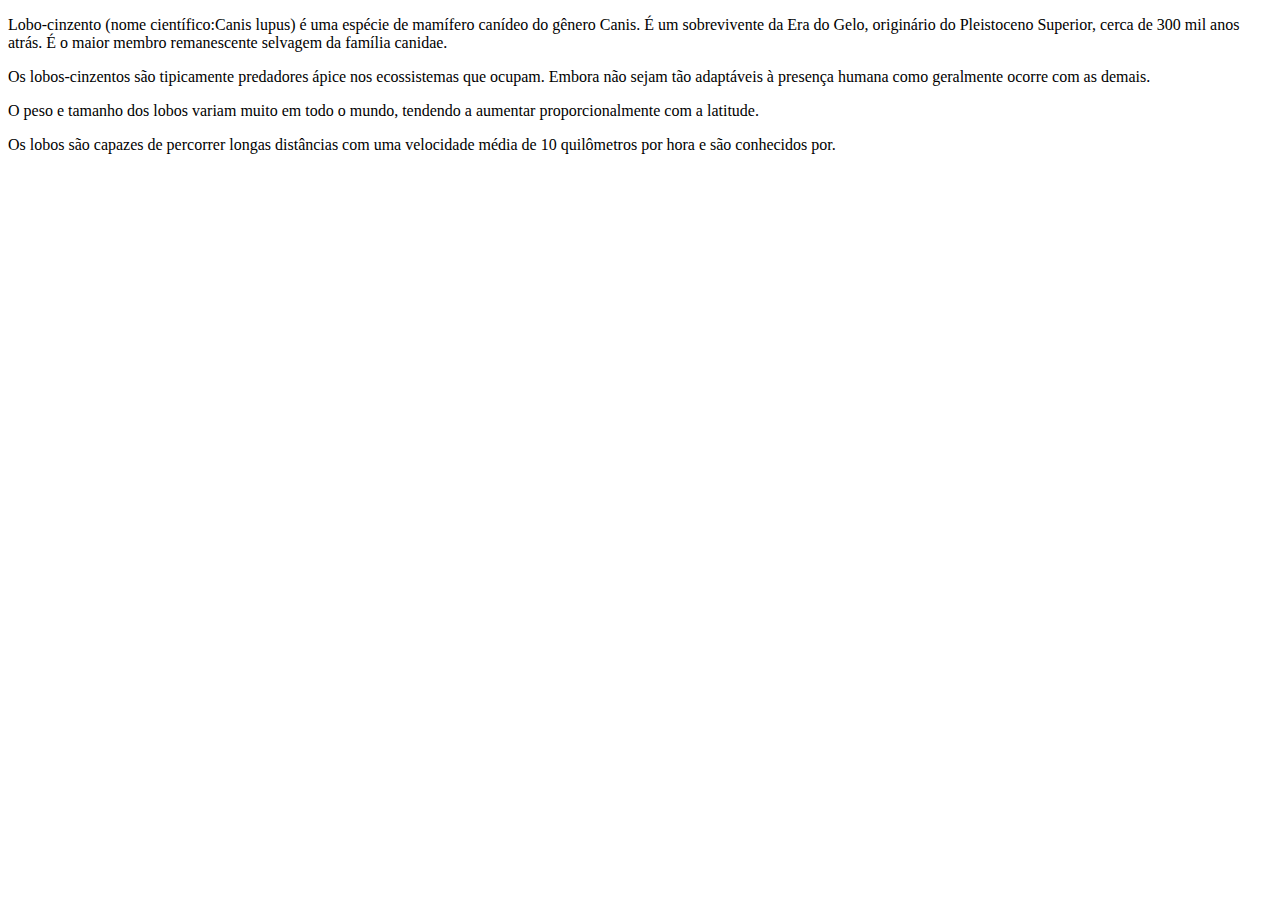
<file: funcoes/index.html>
<!DOCTYPE html>
<html lang="en">
<head>
  <meta charset="UTF-8">
  <meta name="viewport" content="width=device-width, initial-scale=1.0">
  <title>funcoes</title>
</head>
<body>
  <section>
    <p class="ativo">Lobo-cinzento (nome científico:Canis lupus) é uma espécie de mamífero canídeo do gênero Canis. É um sobrevivente da Era do Gelo, originário do Pleistoceno Superior, cerca de 300 mil anos atrás. É o maior membro remanescente selvagem da família canidae.</p>
    <p>Os lobos-cinzentos são tipicamente predadores ápice nos ecossistemas que ocupam. Embora não sejam tão adaptáveis à presença humana como geralmente ocorre com as demais.</p>
    <p>O peso e tamanho dos lobos variam muito em todo o mundo, tendendo a aumentar proporcionalmente com a latitude.</p>
    <p>Os lobos são capazes de percorrer longas distâncias com uma velocidade média de 10 quilômetros por hora e são conhecidos por.</p>
  </section>

  <script src="exercicios.js"></script>
</body>
</html>
</file>
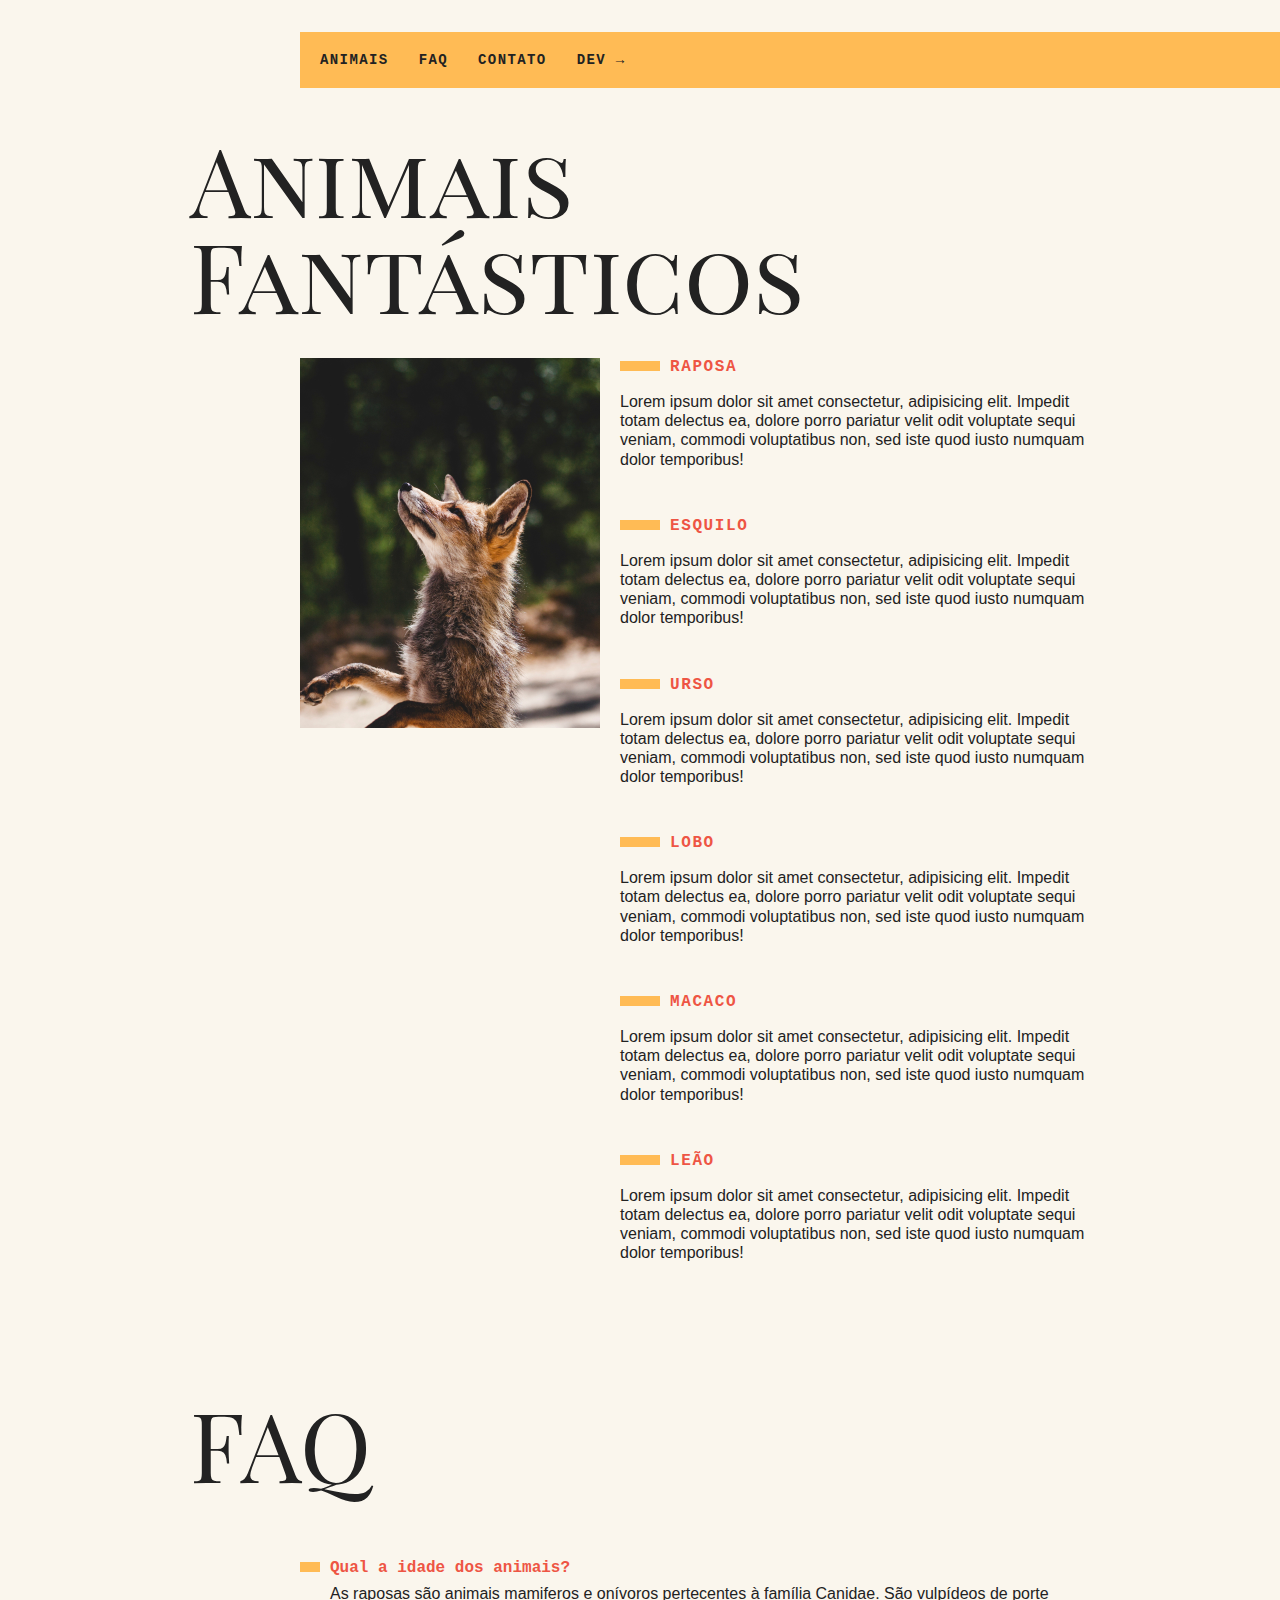
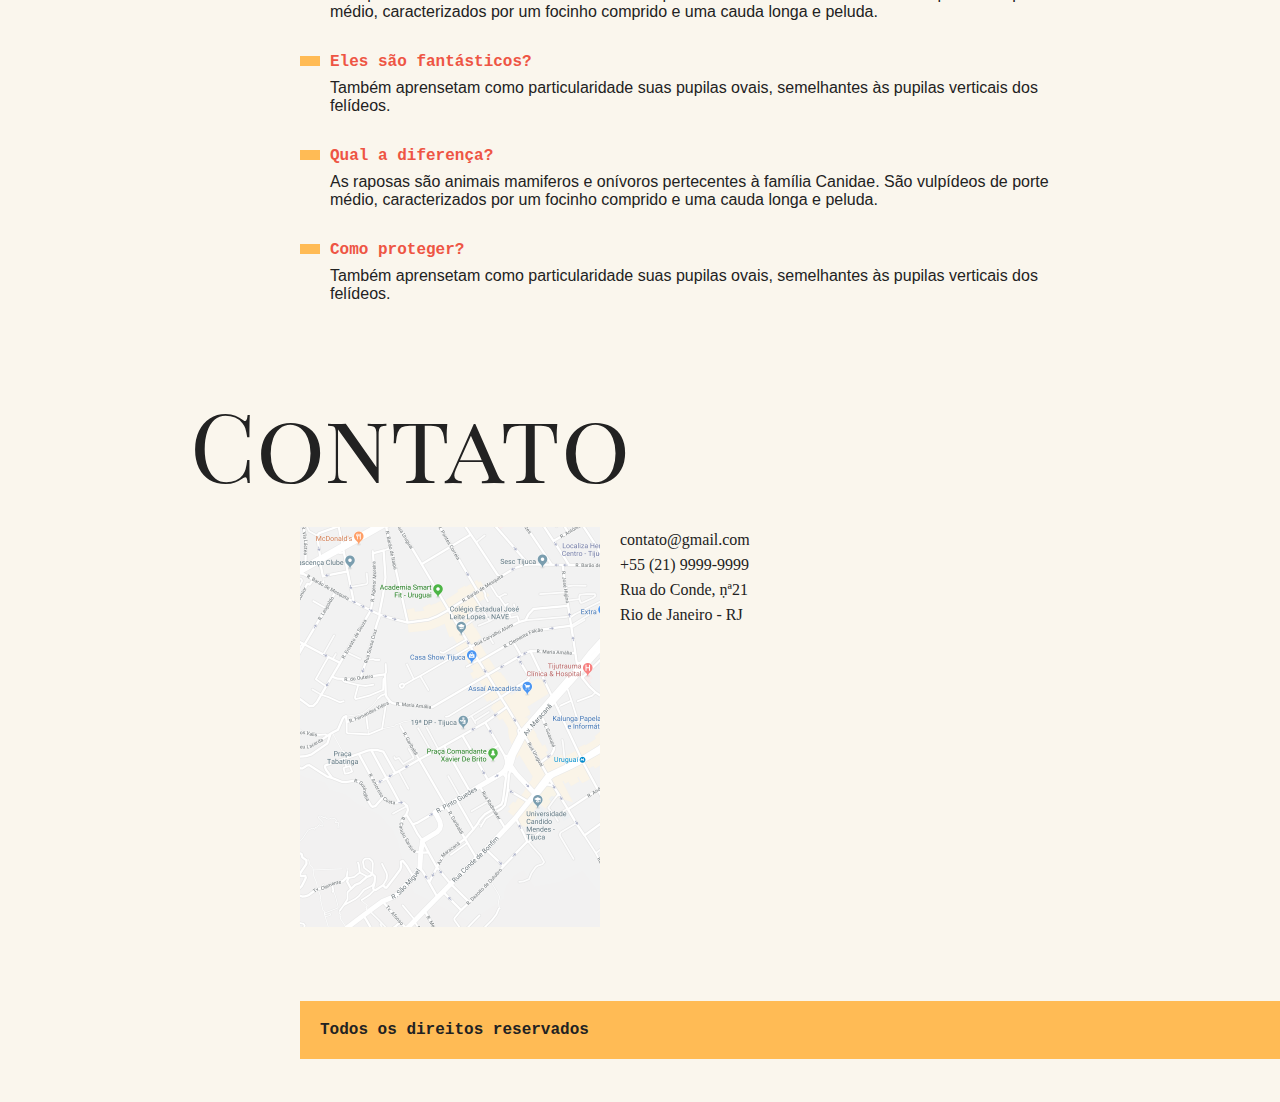
<file: projeto-animals/index.html>
<!DOCTYPE html>
<html lang="en">
<head>
  <meta charset="UTF-8">
  <meta http-equiv="X-UA-Compatible" content="IE=edge">
  <meta name="viewport" content="width=device-width, initial-scale=1.0">
  <link rel="preconnect" href="https://fonts.googleapis.com">
  <link rel="preconnect" href="https://fonts.gstatic.com" crossorigin>
  <link href="https://fonts.googleapis.com/css2?family=Playfair+Display+SC&display=swap" rel="stylesheet">
  <link rel="stylesheet" href="src/css/style.css">
  <link rel="stylesheet" href="src/css/responsive.css">
  <title>Animais Fantásticos</title>
</head>
<body>

  <nav class="menu">
    <ul>
      <li><a href="#animais">ANIMAIS</a></li>
      <li><a href="#faq">FAQ</a></li>
      <li><a href="#contato">CONTATO</a></li>
      <li><a href="http://portfolio-rkbno.netlify.app/" target="_blank">DEV → </a></li>
    </ul>
  </nav>

  <section class="grid-section animais" id="animais">
    <h1 class="titulo">Animais Fantásticos</h1>
    <ul class="animais-lista">
      <li><img src="src/img/imagem1.jpg"></li>
      <li><img src="src/img/imagem2.jpg"></li>    
      <li><img src="src/img/imagem3.jpg"></li>    
      <li><img src="src/img/imagem4.jpg"></li>     
      <li><img src="src/img/imagem5.jpg"></li>    
      <li><img src="src/img/imagem6.jpg"></li>
    </ul>

    <div class="animais-descricao">
      <section>
        <h2>Raposa</h2>
        <p>Lorem ipsum dolor sit amet consectetur, adipisicing elit. Impedit totam delectus ea, dolore porro pariatur velit
          odit voluptate sequi veniam, commodi voluptatibus non, sed iste quod iusto numquam dolor temporibus!</p>
      </section>

      <section>
        <h2>Esquilo</h2>
        <p>Lorem ipsum dolor sit amet consectetur, adipisicing elit. Impedit totam delectus ea, dolore porro pariatur velit
          odit voluptate sequi veniam, commodi voluptatibus non, sed iste quod iusto numquam dolor temporibus!</p>
      </section>
      
      <section>
        <h2>Urso</h2>
        <p>Lorem ipsum dolor sit amet consectetur, adipisicing elit. Impedit totam delectus ea, dolore porro pariatur velit
          odit voluptate sequi veniam, commodi voluptatibus non, sed iste quod iusto numquam dolor temporibus!</p>
      </section>
      
      <section>
        <h2>Lobo</h2>
        <p>Lorem ipsum dolor sit amet consectetur, adipisicing elit. Impedit totam delectus ea, dolore porro pariatur velit
          odit voluptate sequi veniam, commodi voluptatibus non, sed iste quod iusto numquam dolor temporibus!</p>
      </section>
      
      <section>
        <h2>Macaco</h2>
        <p>Lorem ipsum dolor sit amet consectetur, adipisicing elit. Impedit totam delectus ea, dolore porro pariatur velit
          odit voluptate sequi veniam, commodi voluptatibus non, sed iste quod iusto numquam dolor temporibus!</p>
      </section>
      
      <section>
        <h2>Leão</h2>
        <p>Lorem ipsum dolor sit amet consectetur, adipisicing elit. Impedit totam delectus ea, dolore porro pariatur velit
          odit voluptate sequi veniam, commodi voluptatibus non, sed iste quod iusto numquam dolor temporibus!</p>
      </section>
    </div>
  </section>

      <section class="grid-section faq" id="faq">
        <h1 class="titulo">FAQ</h1>
        <dl class="faq-lista">
          <dt>Qual a idade dos animais?</dt>
          <dd>As raposas são animais mamiferos e onívoros pertecentes à família Canidae. São vulpídeos de porte médio, caracterizados por um focinho comprido e uma cauda longa e peluda.</dd>
          
          <dt>Eles são fantásticos?</dt>
          <dd>Também aprensetam como particularidade suas pupilas ovais, semelhantes às pupilas verticais dos felídeos.</dd>
          
          <dt>Qual a diferença?</dt>
          <dd>As raposas são animais mamiferos e onívoros pertecentes à família Canidae. São vulpídeos de porte médio, caracterizados por um focinho comprido e uma cauda longa e peluda.</dd>
          
          <dt>Como proteger?</dt>
          <dd>Também aprensetam como particularidade suas pupilas ovais, semelhantes às pupilas verticais dos felídeos.</dd>
      </section>

      <section class="grid-section contato" id="contato">
        <h1 class="titulo">Contato</h1>
        <div class="mapa">
          <img src="src/img/mapa.png">
        </div>
        <ul class="contato-lista">
          <li>contato@gmail.com</li>
          <li>+55 (21) 9999-9999</li>
          <li>Rua do Conde, ṇª21</li>
          <li>Rio de Janeiro - RJ</li>
        </ul>
      </section>
    
      <footer class="copy">
        <p>Todos os direitos reservados</p>
      </footer>

  <script src="src/script.js"></script>
</body>
</html>
</file>
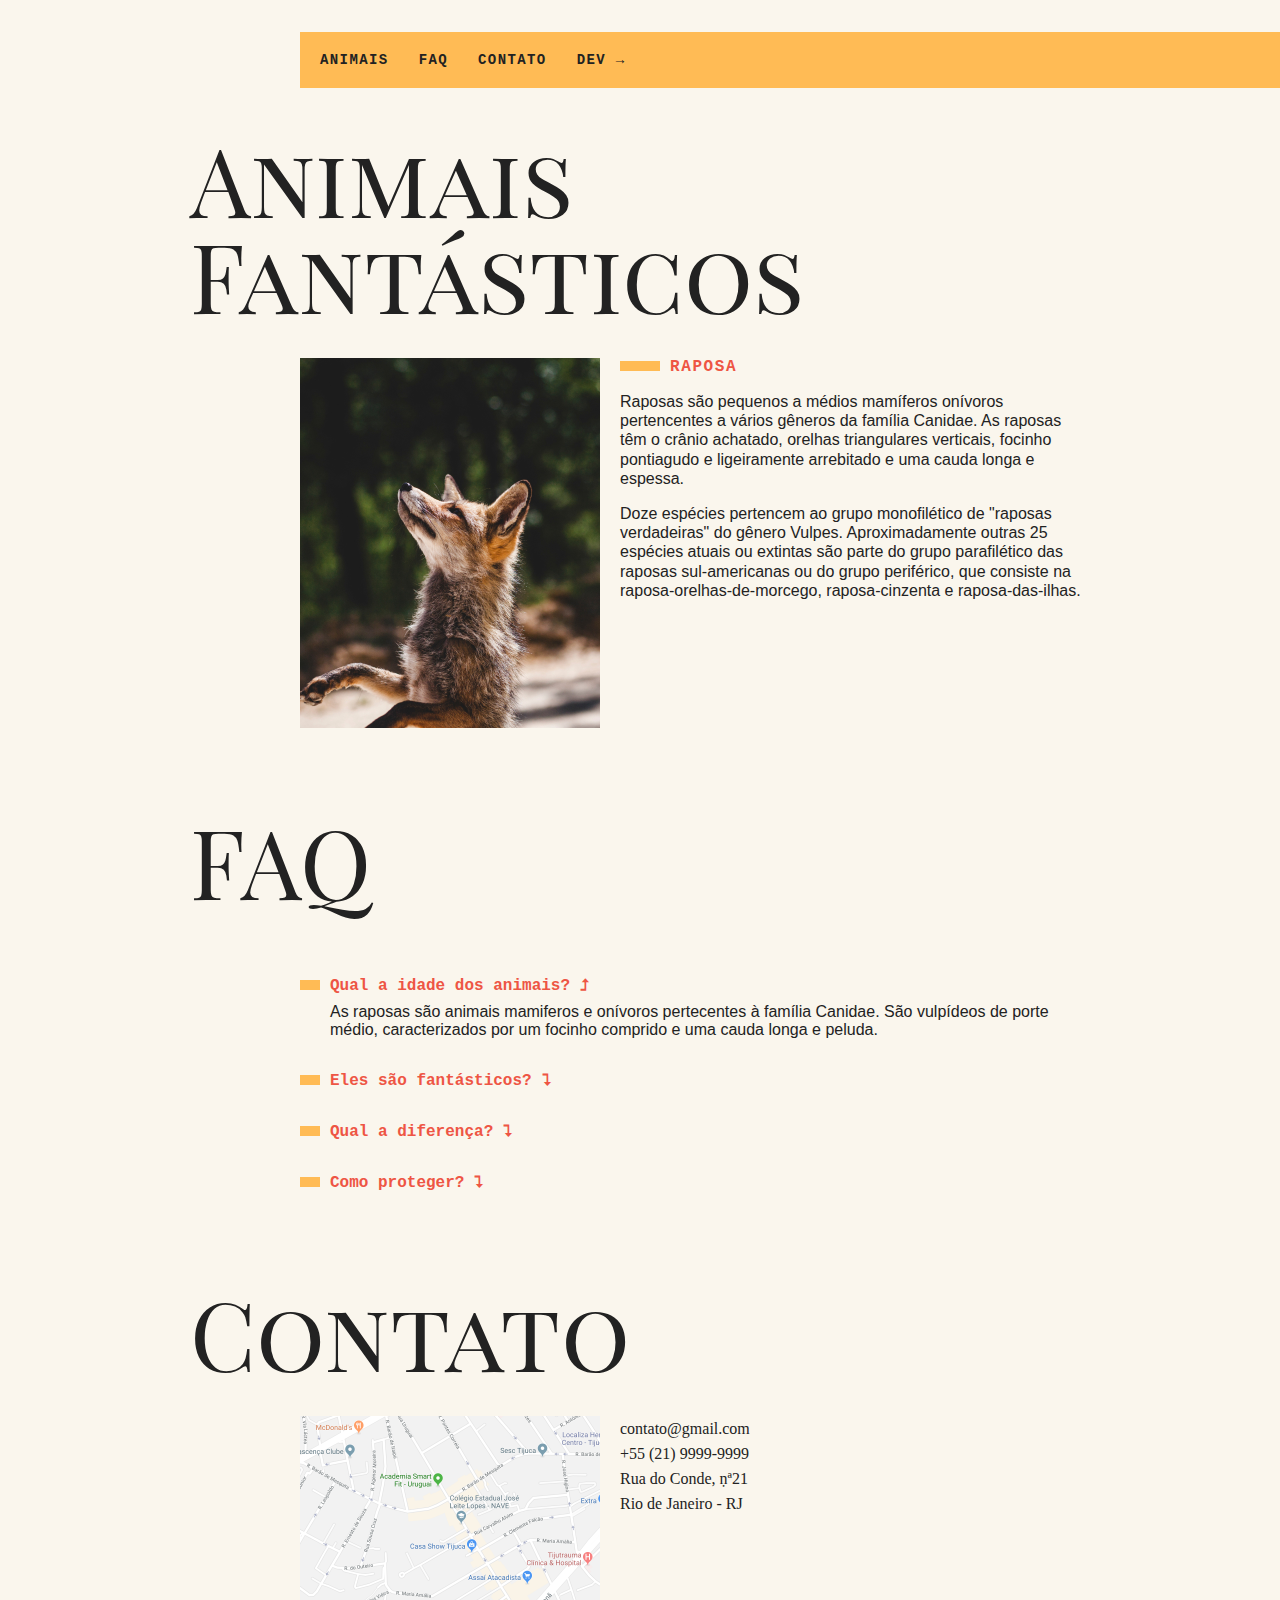
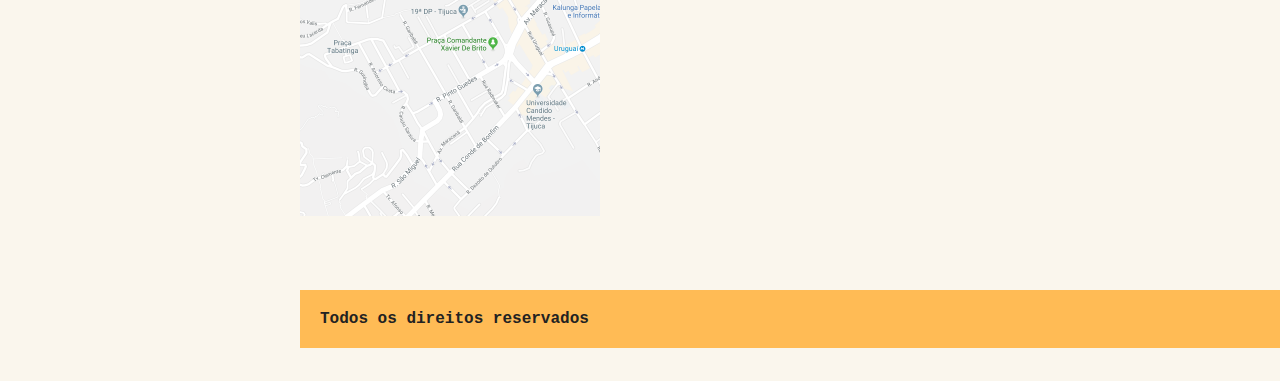
<file: scroll-suave-link-interno/index.html>
<!DOCTYPE html>
<html lang="en">
<head>
  <meta charset="UTF-8">
  <meta http-equiv="X-UA-Compatible" content="IE=edge">
  <meta name="viewport" content="width=device-width, initial-scale=1.0">
  <script>document.documentElement.className += ' js'</script>
  <link rel="preconnect" href="https://fonts.googleapis.com">
  <link rel="preconnect" href="https://fonts.gstatic.com" crossorigin>
  <link href="https://fonts.googleapis.com/css2?family=Playfair+Display+SC&display=swap" rel="stylesheet">
  <link rel="stylesheet" href="src/css/style.css">
  <link rel="stylesheet" href="src/css/responsive.css">
  <title>Animais Fantásticos</title>
</head>
<body>

  <nav class="menu js-menu">
    <ul>
      <li><a href="#animais">ANIMAIS</a></li>
      <li><a href="#faq">FAQ</a></li>
      <li><a href="#contato">CONTATO</a></li>
      <li><a href="http://portfolio-rkbno.netlify.app/" target="_blank">DEV → </a></li>
    </ul>
  </nav>

  <section class="grid-section animais" id="animais">
    <h1 class="titulo">Animais Fantásticos</h1>
    <ul class="animais-lista js-tabmenu">
      <li><img src="src/img/imagem1.jpg"></li>
      <li><img src="src/img/imagem2.jpg"></li>    
      <li><img src="src/img/imagem3.jpg"></li>    
      <li><img src="src/img/imagem4.jpg"></li>     
      <li><img src="src/img/imagem5.jpg"></li>    
      <li><img src="src/img/imagem6.jpg"></li>
    </ul>

    <div class="animais-descricao js-tabcontent">
      <section>
        <h2>Raposa</h2>
        <p>Raposas são pequenos a médios mamíferos onívoros pertencentes a vários gêneros da família Canidae. As raposas têm o crânio achatado, orelhas triangulares verticais, focinho pontiagudo e ligeiramente arrebitado e uma cauda longa e espessa.</p>

        <p>Doze espécies pertencem ao grupo monofilético de "raposas verdadeiras" do gênero Vulpes. Aproximadamente outras 25 espécies atuais ou extintas são parte do grupo parafilético das raposas sul-americanas ou do grupo periférico, que consiste na raposa-orelhas-de-morcego, raposa-cinzenta e raposa-das-ilhas.</p>
      </section>

      <section>
        <h2>Esquilo</h2>
        <p>Os esquilos pertencem a uma grande família de mamíferos roedores, de pequeno e médio porte, conhecida como Sciuridae. No Brasil, são também conhecidos como serelepe, caxinguelê, caxinxe, quatimirim, quatipuru, agutipuru ou acutipuru.</p>

        <p>Na Galiza e em algumas zonas de Portugal, também são conhecido por esquio. Os esquilos estão espalhados por quase todo o mundo, a maioria nas zonas de climas temperado ou tropical, mas também em algumas zonas de clima frio. Como todos os roedores, possuem presas fortíssimas, com que roem facilmente sementes, principalmente bolotas.</p>
      </section>
      
      <section>
        <h2>Urso</h2>
        <p>Algumas características comuns dos ursos são pelagem espessa, rabo curto, o olfato desenvolvido e as garras não retráteis. Os ursídeos são geralmente animais omnívoros, mas se alimentam principalmente de carne.</p>

        <p>A maioria dos ursos costumam preparar-se para hibernar durante o inverno, comendo grandes quantidades de comida antes de entrar em uma toca para o período de sono profundo.</p>
      </section>
      
      <section>
        <h2>Lobo</h2>
        <p>O lobo (também chamado de lobo-cinzento; nome científico: Canis lupus) é uma espécie de mamífero canídeo do gênero Canis. É um sobrevivente da Era do Gelo, originário do Pleistoceno Superior, cerca de 300 mil anos atrás. É o maior membro remanescente selvagem da família canidae.</p>

        <p>O sequenciamento de DNA e estudos genéticos reafirmam que o lobo-cinzento é ancestral do cão doméstico (Canis lupus familiaris), contudo alguns aspectos desta afirmação têm sido questionados recentemente.</p>
      </section>
      
      <section>
        <h2>Macaco</h2>
        <p>Macaco é um termo de origem africana (provavelmente do banto makako) utilizado como designação comum a todas as espécies de símios ou primatas antropoides. É aplicada restritivamente no Brasil aos cebídeos (ou macacos do Novo Mundo) em geral. No sentido estrito, "macaco" refere-se às espécies de primatas pertencentes ao género Macaca.</p>

        <p>A designação mico se origina, segundo o Dicionário Aurélio, do caraíba (karib) continental. É bastante usada no Brasil, onde costuma aplicar-se às espécies do gênero Cebus, no Sul, e às espécies de pequeno porte, ou saguis, no Norte.</p>

      </section>
      
      <section>
        <h2>Leão</h2>
        <p>A pelagem é unicolor de coloração castanha, e os machos apresentam uma juba característica. Uma das características mais marcantes da espécie é a presença de um tufo de pelos pretos na cauda, que também possui uma espora. Habita preferencialmente as savanas e pastagens abertas, mas pode ser encontrado em regiões mais arbustivas.</p>

        <p>É um animal sociável que vive em grupos que consiste das leoas e suas crias, o macho dominante e alguns machos jovens que ainda não alcançaram a maturidade sexual. A dieta consiste principalmente de grandes ungulados e possuem hábitos noturnos e crepusculares, descansando e dormindo na maior parte do dia. Leões vivem por volta de 10-14 anos na natureza, enquanto em cativeiro eles podem viver por até 30 anos. Alguns animais desenvolveram o hábito de atacar e devorar humanos, ficando conhecidos como "devoradores de homens".</p>
      </section>
    </div>
  </section>

      <section class="grid-section faq" id="faq">
        <h1 class="titulo">FAQ</h1>
        <dl class="faq-lista js-accordion">
          <dt>Qual a idade dos animais?</dt>
          <dd>As raposas são animais mamiferos e onívoros pertecentes à família Canidae. São vulpídeos de porte médio, caracterizados por um focinho comprido e uma cauda longa e peluda.</dd>
          
          <dt>Eles são fantásticos?</dt>
          <dd>Também aprensetam como particularidade suas pupilas ovais, semelhantes às pupilas verticais dos felídeos.</dd>
          
          <dt>Qual a diferença?</dt>
          <dd>As raposas são animais mamiferos e onívoros pertecentes à família Canidae. São vulpídeos de porte médio, caracterizados por um focinho comprido e uma cauda longa e peluda.</dd>
          
          <dt>Como proteger?</dt>
          <dd>Também aprensetam como particularidade suas pupilas ovais, semelhantes às pupilas verticais dos felídeos.</dd>
      </section>

      <section class="grid-section contato" id="contato">
        <h1 class="titulo">Contato</h1>
        <div class="mapa">
          <img src="src/img/mapa.png">
        </div>
        <ul class="contato-lista">
          <li>contato@gmail.com</li>
          <li>+55 (21) 9999-9999</li>
          <li>Rua do Conde, ṇª21</li>
          <li>Rio de Janeiro - RJ</li>
        </ul>
      </section>
    
      <footer class="copy">
        <p>Todos os direitos reservados</p>
      </footer>

  <script src="src/script.js"></script>
  <!-- <script src="src/exercicio.js"></script> -->
</body>
</html>
</file>
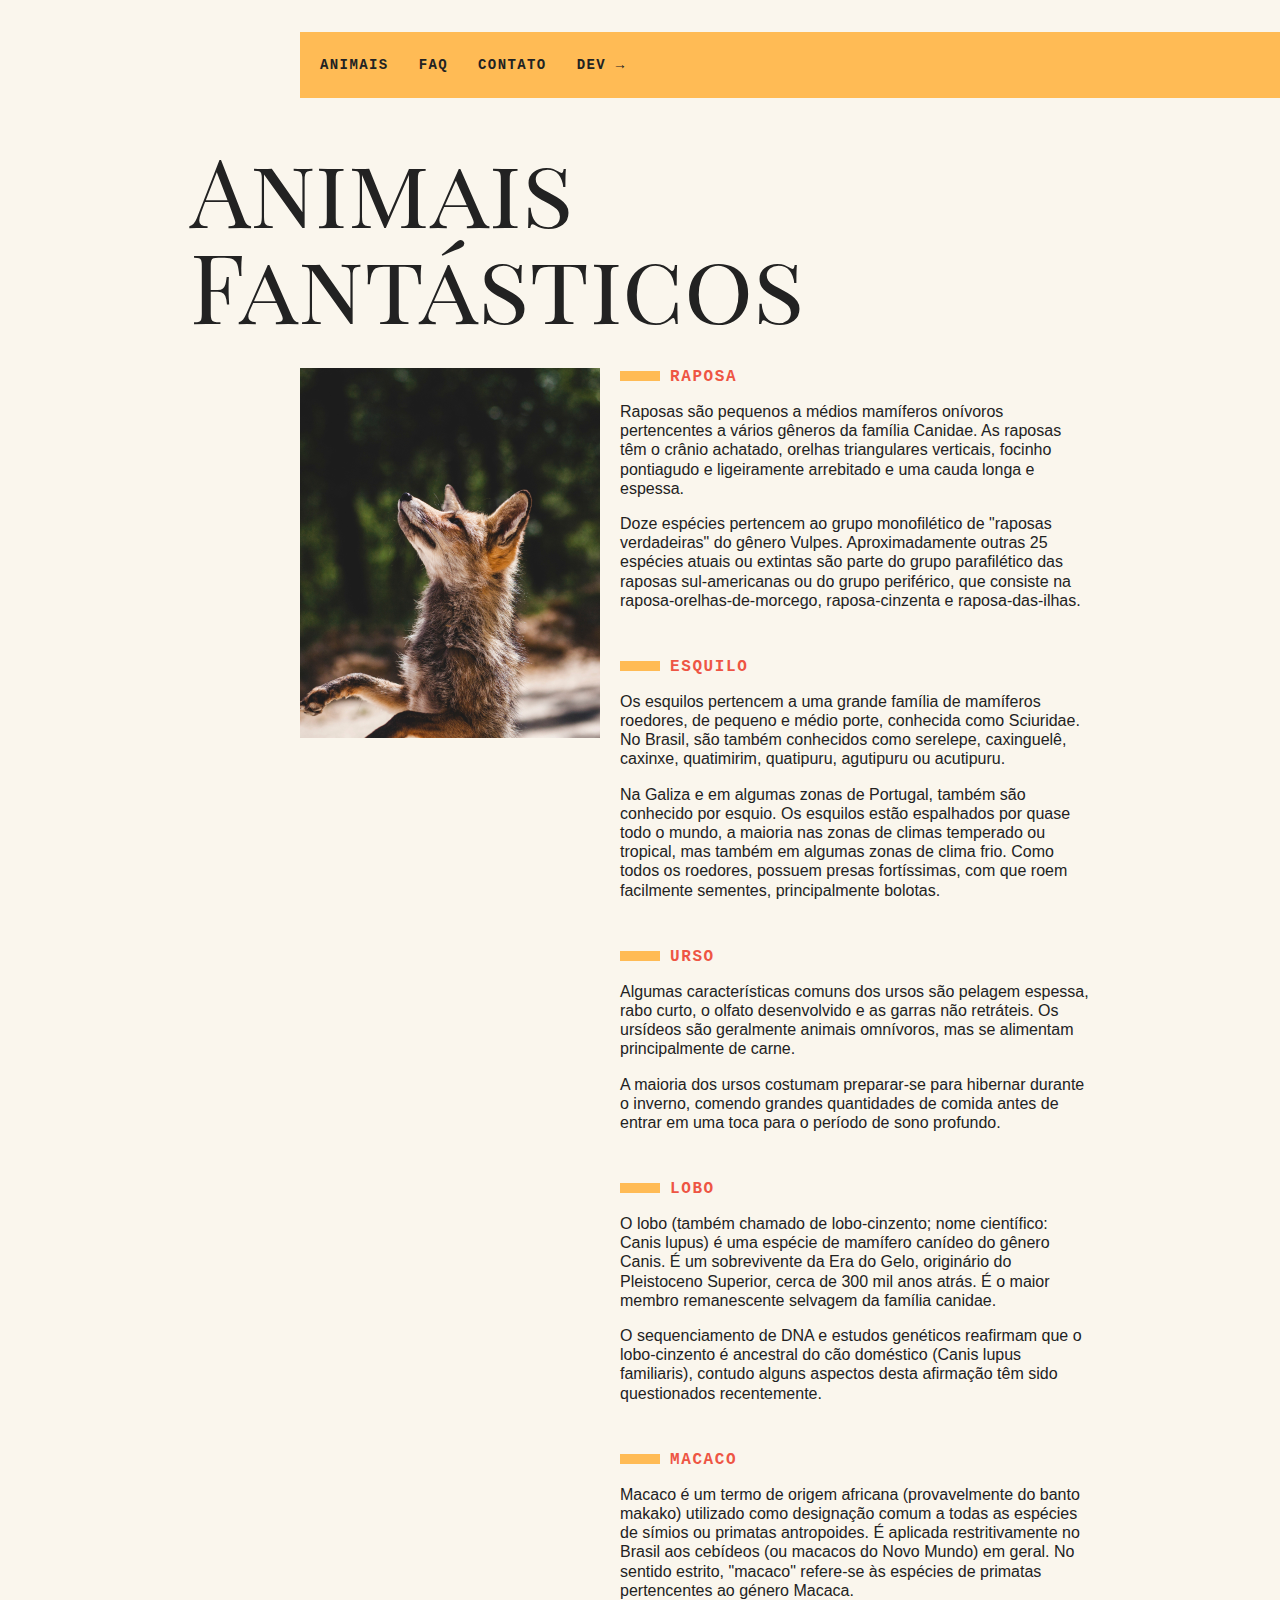
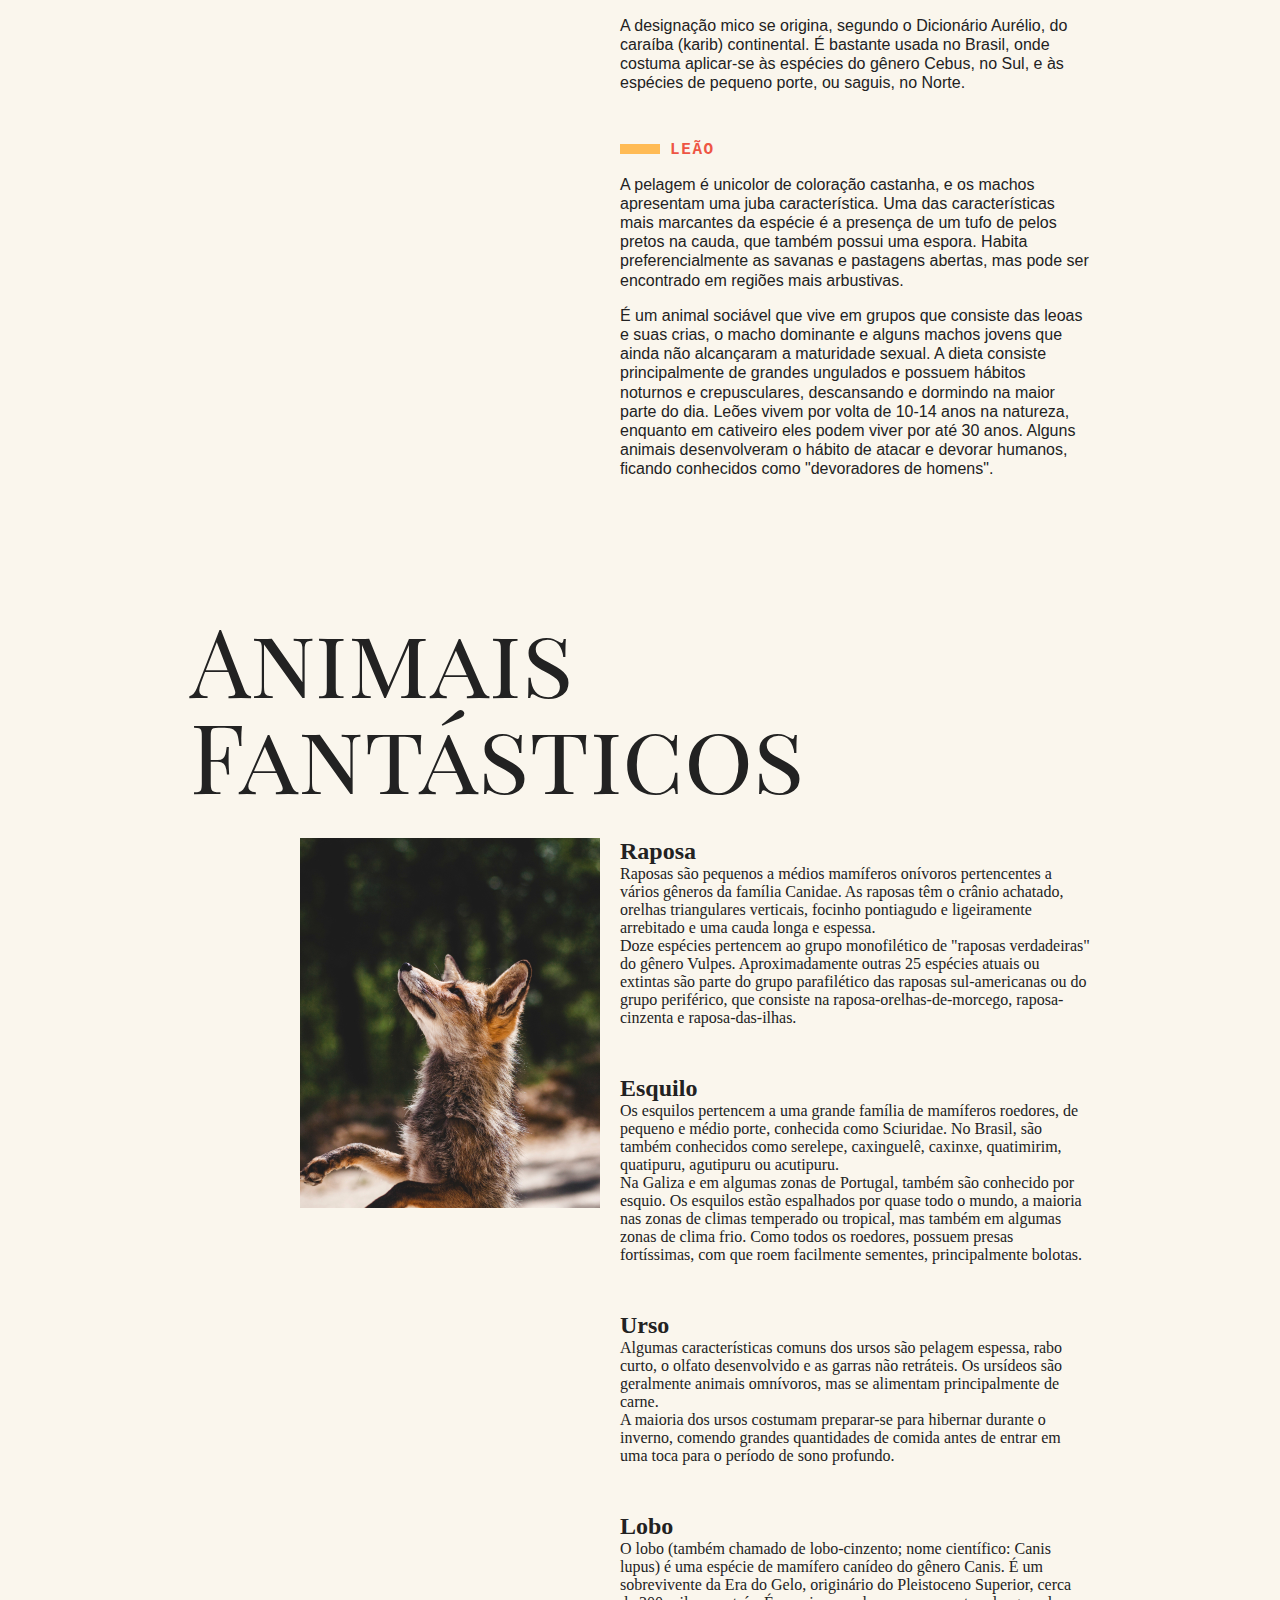
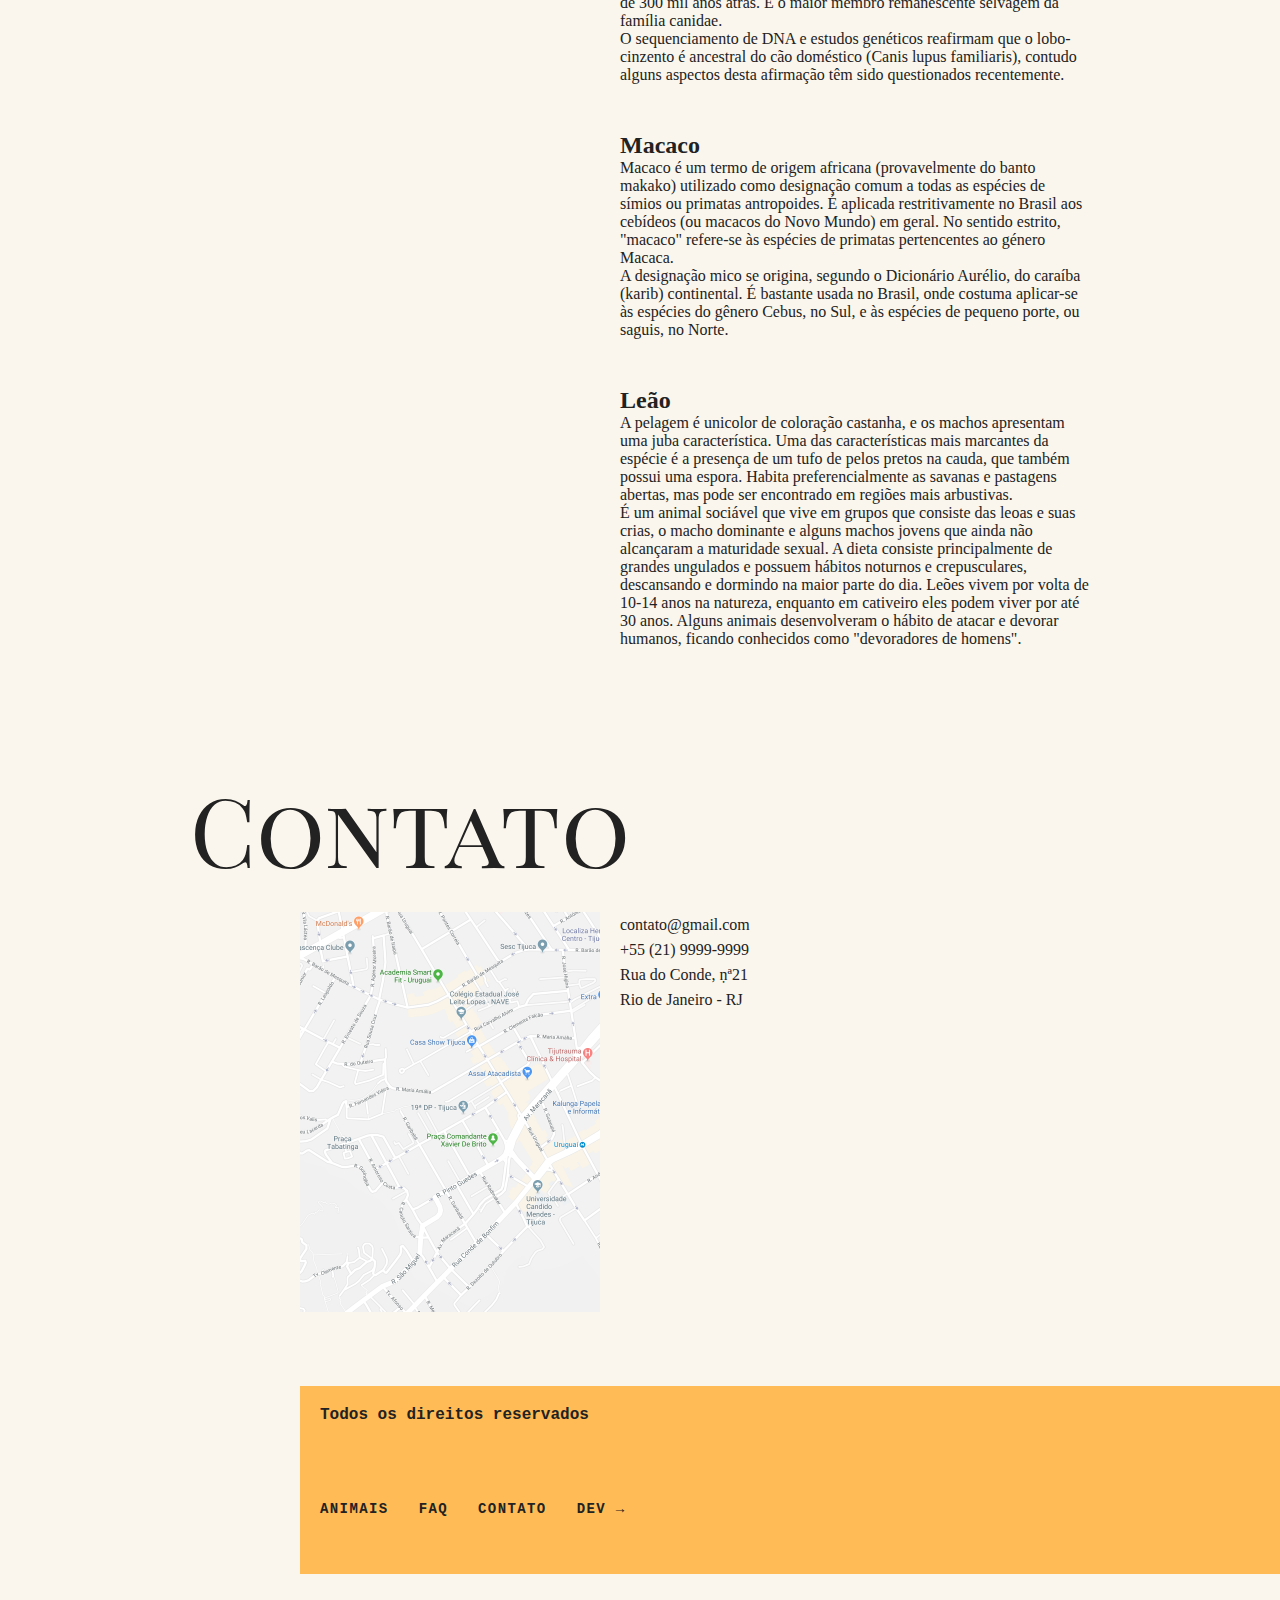
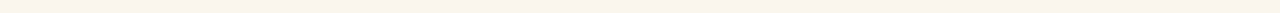
<file: transvesing-e-manipulacao/index.html>
<!DOCTYPE html>
<html lang="en">
<head>
  <meta charset="UTF-8">
  <meta http-equiv="X-UA-Compatible" content="IE=edge">
  <meta name="viewport" content="width=device-width, initial-scale=1.0">
  <link rel="preconnect" href="https://fonts.googleapis.com">
  <link rel="preconnect" href="https://fonts.gstatic.com" crossorigin>
  <link href="https://fonts.googleapis.com/css2?family=Playfair+Display+SC&display=swap" rel="stylesheet">
  <link rel="stylesheet" href="src/css/style.css">
  <link rel="stylesheet" href="src/css/responsive.css">
  <title>Animais Fantásticos</title>
</head>
<body>

  <nav class="menu">
    <ul>
      <li><a href="#animais">ANIMAIS</a></li>
      <li><a href="#faq">FAQ</a></li>
      <li><a href="#contato">CONTATO</a></li>
      <li><a href="http://portfolio-rkbno.netlify.app/" target="_blank">DEV → </a></li>
    </ul>
  </nav>

  <section class="grid-section animais" id="animais">
    <h1 class="titulo">Animais Fantásticos</h1>
    <ul class="animais-lista">
      <li><img src="src/img/imagem1.jpg"></li>
      <li><img src="src/img/imagem2.jpg"></li>    
      <li><img src="src/img/imagem3.jpg"></li>    
      <li><img src="src/img/imagem4.jpg"></li>     
      <li><img src="src/img/imagem5.jpg"></li>    
      <li><img src="src/img/imagem6.jpg"></li>
    </ul>

    <div class="animais-descricao">
      <section>
        <h2>Raposa</h2>
        <p>Raposas são pequenos a médios mamíferos onívoros pertencentes a vários gêneros da família Canidae. As raposas têm o crânio achatado, orelhas triangulares verticais, focinho pontiagudo e ligeiramente arrebitado e uma cauda longa e espessa.</p>

        <p>Doze espécies pertencem ao grupo monofilético de "raposas verdadeiras" do gênero Vulpes. Aproximadamente outras 25 espécies atuais ou extintas são parte do grupo parafilético das raposas sul-americanas ou do grupo periférico, que consiste na raposa-orelhas-de-morcego, raposa-cinzenta e raposa-das-ilhas.</p>
      </section>

      <section>
        <h2>Esquilo</h2>
        <p>Os esquilos pertencem a uma grande família de mamíferos roedores, de pequeno e médio porte, conhecida como Sciuridae. No Brasil, são também conhecidos como serelepe, caxinguelê, caxinxe, quatimirim, quatipuru, agutipuru ou acutipuru.</p>

        <p>Na Galiza e em algumas zonas de Portugal, também são conhecido por esquio. Os esquilos estão espalhados por quase todo o mundo, a maioria nas zonas de climas temperado ou tropical, mas também em algumas zonas de clima frio. Como todos os roedores, possuem presas fortíssimas, com que roem facilmente sementes, principalmente bolotas.</p>
      </section>
      
      <section>
        <h2>Urso</h2>
        <p>Algumas características comuns dos ursos são pelagem espessa, rabo curto, o olfato desenvolvido e as garras não retráteis. Os ursídeos são geralmente animais omnívoros, mas se alimentam principalmente de carne.</p>

        <p>A maioria dos ursos costumam preparar-se para hibernar durante o inverno, comendo grandes quantidades de comida antes de entrar em uma toca para o período de sono profundo.</p>
      </section>
      
      <section>
        <h2>Lobo</h2>
        <p>O lobo (também chamado de lobo-cinzento; nome científico: Canis lupus) é uma espécie de mamífero canídeo do gênero Canis. É um sobrevivente da Era do Gelo, originário do Pleistoceno Superior, cerca de 300 mil anos atrás. É o maior membro remanescente selvagem da família canidae.</p>

        <p>O sequenciamento de DNA e estudos genéticos reafirmam que o lobo-cinzento é ancestral do cão doméstico (Canis lupus familiaris), contudo alguns aspectos desta afirmação têm sido questionados recentemente.</p>
      </section>
      
      <section>
        <h2>Macaco</h2>
        <p>Macaco é um termo de origem africana (provavelmente do banto makako) utilizado como designação comum a todas as espécies de símios ou primatas antropoides. É aplicada restritivamente no Brasil aos cebídeos (ou macacos do Novo Mundo) em geral. No sentido estrito, "macaco" refere-se às espécies de primatas pertencentes ao género Macaca.</p>

        <p>A designação mico se origina, segundo o Dicionário Aurélio, do caraíba (karib) continental. É bastante usada no Brasil, onde costuma aplicar-se às espécies do gênero Cebus, no Sul, e às espécies de pequeno porte, ou saguis, no Norte.</p>

      </section>
      
      <section>
        <h2>Leão</h2>
        <p>A pelagem é unicolor de coloração castanha, e os machos apresentam uma juba característica. Uma das características mais marcantes da espécie é a presença de um tufo de pelos pretos na cauda, que também possui uma espora. Habita preferencialmente as savanas e pastagens abertas, mas pode ser encontrado em regiões mais arbustivas.</p>

        <p>É um animal sociável que vive em grupos que consiste das leoas e suas crias, o macho dominante e alguns machos jovens que ainda não alcançaram a maturidade sexual. A dieta consiste principalmente de grandes ungulados e possuem hábitos noturnos e crepusculares, descansando e dormindo na maior parte do dia. Leões vivem por volta de 10-14 anos na natureza, enquanto em cativeiro eles podem viver por até 30 anos. Alguns animais desenvolveram o hábito de atacar e devorar humanos, ficando conhecidos como "devoradores de homens".</p>
      </section>
    </div>
  </section>

      <section class="grid-section faq" id="faq">
        <h1 class="titulo slamano">FAQ</h1>
        <dl class="faq-lista">
          <dt>Qual a idade dos animais?</dt>
          <dd>As raposas são animais mamiferos e onívoros pertecentes à família Canidae. São vulpídeos de porte médio, caracterizados por um focinho comprido e uma cauda longa e peluda.</dd>
          
          <dt>Eles são fantásticos?</dt>
          <dd>Também aprensetam como particularidade suas pupilas ovais, semelhantes às pupilas verticais dos felídeos.</dd>
          
          <dt>Qual a diferença?</dt>
          <dd>As raposas são animais mamiferos e onívoros pertecentes à família Canidae. São vulpídeos de porte médio, caracterizados por um focinho comprido e uma cauda longa e peluda.</dd>
          
          <dt>Como proteger?</dt>
          <dd>Também aprensetam como particularidade suas pupilas ovais, semelhantes às pupilas verticais dos felídeos.</dd>
      </section>

      <section class="grid-section contato" id="contato">
        <h1 class="titulo">Contato</h1>
        <div class="mapa">
          <img src="src/img/mapa.png">
        </div>
        <ul class="contato-lista">
          <li>contato@gmail.com</li>
          <li>+55 (21) 9999-9999</li>
          <li>Rua do Conde, ṇª21</li>
          <li>Rio de Janeiro - RJ</li>
        </ul>
      </section>
    
      <footer class="copy">
        <p>Todos os direitos reservados</p>
      </footer>

  <script src="src/script.js"></script>
</body>
</html>
</file>
<file: accordion-list/src/css/style.css>
body, h1, h2, h3, ul, li, p, dd, dt, dl {
  margin: 0px;
  padding: 0px;
}

img {
  display: block;
  max-width: 100%;
}

ul {
  list-style: none;
}

body {
  background-color: #faf6ed;
  color: #222;
  -webkit-font-smoothing: antialiased;
  display: grid;
  grid-template-columns: 1fr 120px minmax(300px, 800px) 1fr;
}

.menu {
  grid-column: 3/5;
  margin-top: 2rem;
  margin-bottom: 2rem;
  background: #FB5;
}

.menu ul {
  display: flex;
  flex-wrap: wrap;
  padding: 10px;
}

.menu li a {
  display: block;
  padding: 10px;
  margin-right: 10px;
  color: #222;
  text-decoration: none;
  font-family: 'IBM Plex Mono', monospace;
  font-weight: bold;
  text-transform: uppercase;
  font-size: 0.875rem;
  letter-spacing: .1em;
}

.grid-section {
  grid-column: 2 / 4;
  width: 100%;
  box-sizing: border-box;
  padding: 10px;
  display: grid;
  grid-template-columns: 90px 300px 1fr;
  grid-gap: 20px;
  margin-bottom: 4rem;
}

.titulo {
  font-family: 'Playfair Display SC', georgia;
  font-size: 6rem;
  line-height: 1;
  font-weight: 400;
  margin-bottom: 1rem;
  grid-column: 1 / 4;
}

.animais h2 {
  font-family: 'IBM Plex Mono', monospace;
  font-size: 1rem;
  text-transform: uppercase;
  letter-spacing: .1em;
  margin-bottom: 1rem;
  color: #E54;
}

.animais h2::before{
  content: '';
  display: inline-block;
  width: 40px;
  height: 10px;
  margin-right: 10px;
  background: #FB5;
} 

.animais p {
  font-family: Helvetica, Arial;
  line-height: 1.2;
  margin-bottom: 1rem;
}

.animais-lista {
  height: 370px;
  overflow-y: scroll;
  grid-column: 2;
}

.animais-lista li{
  cursor: pointer;
}


.animais-lista::-webkit-scrollbar {
  width: 18px;
}

.animais-lista::-webkit-scrollbar-thumb {
  background: #FB5;
  border-left: 4px solid #faf6ed;
  border-right: 4px solid #faf6ed;
}

.animais-lista::-webkit-scrollbar-track {
  background-color: #faf6ed;
}

.animais-descricao {
  grid-column: 3;
}

.animais-descricao section {
  margin-bottom: 3rem;
}

.faq-lista {
  grid-column: 2 / 4;
}

.faq-lista dt {
  font-family: 'IBM Plex Mono', monospace;
  font-weight: bold;
  margin-top: 2rem;
  margin-bottom: .5rem;
  color: #E54;
}

.faq-lista dt::before {
  content: '';
  display: inline-block;
  width: 20px;
  height: 10px;
  margin-right: 10px;
  background: #FB5;
}

.faq-lista dd {
  font-family: Helvetica, Arial;
  margin-bottom: .5rem;
  margin-left: 30px;
}

.mapa {
  grid-column: 2;
}

.contato-lista {
  line-height: 25px;
}

.dados {
  grid-column: 3;
}

.dados li {
  margin-bottom: 1rem;
  font-family: Helvetica, Arial;
}

.dados li::before {
  content: '';
  display: inline-block;
  width: 20px;
  height: 10px;
  margin-right: 10px;
  background: #FB5;
}

.copy {
  grid-column: 3 / 5;
  margin-bottom: 2rem;
  background: #FB5;
}

.copy p {
  padding: 20px;
  font-family: 'IBM Plex Mono', monospace;
  font-weight: bold;
}

.js .js-tabcontent section{
  display: none;
}

.js-tabcontent section.ativo{
  display: block !important;
  animation: mostrar 1.5s forwards;
}

@keyframes mostrar {
  from {
    opacity: 0;
    transform: matrix3d(-30px ,0 ,0);
  }
  to {
    opacity: 1;
    transform: translate3d(0,0,0);
  }
  
}

.js .js-accordion dd{
  display: none;
}

.js-accordion dt::after{
  content: '⮧';
  padding-left: 10px;;
}

.js-accordion dt.ativo::after{
  content: '⮥';
}

.js-accordion dd.ativo{
  display: block;
  animation: cimaPraBaixo 1s forwards;
}

@keyframes cimaPraBaixo {
  from{
    opacity: 0;
    max-height: 0;
  }
  to {
    opacity: 1;
    max-height: 100px;
  }

}
</file>
<file: accordion-list/src/css/responsive.css>
@media (max-width: 700px){
  body {
    grid-template-columns: 1fr;
  }

  .menu, .grid-section, .copy {
    grid-column: 1;
  }
  
  .menu {
    margin-top: 0px;
  }
  
  .grid-section{
    grid-template-columns: 100px 1fr;
    grid-gap: 10px;
  }
  
  .grid-section h1{
    font-size: 3rem;
  }
  
  .animais-lista {
    grid-column: 1;
  }
  
  .faq-lista, .dados, .mapa {
    grid-column: 1/3;
  }
  
  .copy {
    margin-bottom: 0px;
  } 
}
</file>
<file: animacao-ao-scroll/src/css/style.css>
body, h1, h2, h3, ul, li, p, dd, dt, dl {
  margin: 0px;
  padding: 0px;
}

img {
  display: block;
  max-width: 100%;
}

ul {
  list-style: none;
}

body {
  background-color: #faf6ed;
  color: #222;
  -webkit-font-smoothing: antialiased;
  display: grid;
  grid-template-columns: 1fr 120px minmax(300px, 800px) 1fr;
}

.menu {
  grid-column: 3/5;
  margin-top: 2rem;
  margin-bottom: 2rem;
  background: #FB5;
}

.menu ul {
  display: flex;
  flex-wrap: wrap;
  padding: 10px;
}

.menu li a {
  display: block;
  padding: 10px;
  margin-right: 10px;
  color: #222;
  text-decoration: none;
  font-family: 'IBM Plex Mono', monospace;
  font-weight: bold;
  text-transform: uppercase;
  font-size: 0.875rem;
  letter-spacing: .1em;
}

.grid-section {
  grid-column: 2 / 4;
  width: 100%;
  box-sizing: border-box;
  padding: 10px;
  display: grid;
  grid-template-columns: 90px 300px 1fr;
  grid-gap: 20px;
  margin-bottom: 4rem;
}

.titulo {
  font-family: 'Playfair Display SC', georgia;
  font-size: 6rem;
  line-height: 1;
  font-weight: 400;
  margin-bottom: 1rem;
  grid-column: 1 / 4;
}

.animais h2 {
  font-family: 'IBM Plex Mono', monospace;
  font-size: 1rem;
  text-transform: uppercase;
  letter-spacing: .1em;
  margin-bottom: 1rem;
  color: #E54;
}

.animais h2::before{
  content: '';
  display: inline-block;
  width: 40px;
  height: 10px;
  margin-right: 10px;
  background: #FB5;
} 

.animais p {
  font-family: Helvetica, Arial;
  line-height: 1.2;
  margin-bottom: 1rem;
}

.animais-lista {
  height: 370px;
  overflow-y: scroll;
  grid-column: 2;
}

.animais-lista li{
  cursor: pointer;
}


.animais-lista::-webkit-scrollbar {
  width: 18px;
}

.animais-lista::-webkit-scrollbar-thumb {
  background: #FB5;
  border-left: 4px solid #faf6ed;
  border-right: 4px solid #faf6ed;
}

.animais-lista::-webkit-scrollbar-track {
  background-color: #faf6ed;
}

.animais-descricao {
  grid-column: 3;
}

.animais-descricao section {
  margin-bottom: 3rem;
}

.faq-lista {
  grid-column: 2 / 4;
}

.faq-lista dt {
  font-family: 'IBM Plex Mono', monospace;
  font-weight: bold;
  margin-top: 2rem;
  margin-bottom: .5rem;
  color: #E54;
}

.faq-lista dt::before {
  content: '';
  display: inline-block;
  width: 20px;
  height: 10px;
  margin-right: 10px;
  background: #FB5;
}

.faq-lista dd {
  font-family: Helvetica, Arial;
  margin-bottom: .5rem;
  margin-left: 30px;
}

.mapa {
  grid-column: 2;
}

.contato-lista {
  line-height: 25px;
}

.dados {
  grid-column: 3;
}

.dados li {
  margin-bottom: 1rem;
  font-family: Helvetica, Arial;
}

.dados li::before {
  content: '';
  display: inline-block;
  width: 20px;
  height: 10px;
  margin-right: 10px;
  background: #FB5;
}

.copy {
  grid-column: 3 / 5;
  margin-bottom: 2rem;
  background: #FB5;
}

.copy p {
  padding: 20px;
  font-family: 'IBM Plex Mono', monospace;
  font-weight: bold;
}

.js .js-tabcontent section{
  display: none;
}

.js-tabcontent section.ativo{
  display: block !important;
  animation: mostrar 1.5s forwards;
}

@keyframes mostrar {
  from {
    opacity: 0;
    transform: matrix3d(-30px ,0 ,0);
  }
  to {
    opacity: 1;
    transform: translate3d(0,0,0);
  }
  
}

.js .js-accordion dd{
  display: none;
}

.js-accordion dt::after{
  content: '⮧';
  padding-left: 10px;;
}

.js-accordion dt.ativo::after{
  content: '⮥';
}

.js-accordion dd.ativo{
  display: block;
  animation: cimaPraBaixo 1s forwards;
}

@keyframes cimaPraBaixo {
  from{
    opacity: 0;
    max-height: 0;
  }
  to {
    opacity: 1;
    max-height: 100px;
  }
}

.js .js-scroll{
  opacity: 0;
  transition: .3s;
  transform: matrix3d(-30px, 0, 0)
}

.js .js-scroll.ativo{
  opacity: 1;
  transform: matrix3d(0, 0, 0)
}
</file>
<file: animacao-ao-scroll/src/css/responsive.css>
@media (max-width: 700px){
  body {
    grid-template-columns: 1fr;
  }

  .menu, .grid-section, .copy {
    grid-column: 1;
  }
  
  .menu {
    margin-top: 0px;
  }
  
  .grid-section{
    grid-template-columns: 100px 1fr;
    grid-gap: 10px;
  }
  
  .grid-section h1{
    font-size: 3rem;
  }
  
  .animais-lista {
    grid-column: 1;
  }
  
  .faq-lista, .dados, .mapa {
    grid-column: 1/3;
  }
  
  .copy {
    margin-bottom: 0px;
  } 
}
</file>
<file: classes-e-atributos/src/css/style.css>
body, h1, h2, h3, ul, li, p, dd, dt, dl {
  margin: 0px;
  padding: 0px;
}

img {
  display: block;
  max-width: 100%;
}

ul {
  list-style: none;
}

body {
  background-color: #faf6ed;
  color: #222;
  -webkit-font-smoothing: antialiased;
  display: grid;
  grid-template-columns: 1fr 120px minmax(300px, 800px) 1fr;
}

.menu {
  grid-column: 3/5;
  margin-top: 2rem;
  margin-bottom: 2rem;
  background: #FB5;
}

.menu ul {
  display: flex;
  flex-wrap: wrap;
  padding: 10px;
}

.menu li a {
  display: block;
  padding: 10px;
  margin-right: 10px;
  color: #222;
  text-decoration: none;
  font-family: 'IBM Plex Mono', monospace;
  font-weight: bold;
  text-transform: uppercase;
  font-size: 0.875rem;
  letter-spacing: .1em;
}

.grid-section {
  grid-column: 2 / 4;
  width: 100%;
  box-sizing: border-box;
  padding: 10px;
  display: grid;
  grid-template-columns: 90px 300px 1fr;
  grid-gap: 20px;
  margin-bottom: 4rem;
}

.titulo {
  font-family: 'Playfair Display SC', georgia;
  font-size: 6rem;
  line-height: 1;
  font-weight: 400;
  margin-bottom: 1rem;
  grid-column: 1 / 4;
}

.animais h2 {
  font-family: 'IBM Plex Mono', monospace;
  font-size: 1rem;
  text-transform: uppercase;
  letter-spacing: .1em;
  margin-bottom: 1rem;
  color: #E54;
}

.animais h2::before{
  content: '';
  display: inline-block;
  width: 40px;
  height: 10px;
  margin-right: 10px;
  background: #FB5;
} 

.animais p {
  font-family: Helvetica, Arial;
  line-height: 1.2;
  margin-bottom: 1rem;
}

.animais-lista {
  height: 370px;
  overflow-y: scroll;
  grid-column: 2;
}

.animais-lista::-webkit-scrollbar {
  width: 18px;
}

.animais-lista::-webkit-scrollbar-thumb {
  background: #FB5;
  border-left: 4px solid #faf6ed;
  border-right: 4px solid #faf6ed;
}

.animais-lista::-webkit-scrollbar-track {
  background-color: #faf6ed;
}

.animais-descricao {
  grid-column: 3;
}

.animais-descricao section {
  margin-bottom: 3rem;
}

.faq-lista {
  grid-column: 2 / 4;
}

.faq-lista dt {
  font-family: 'IBM Plex Mono', monospace;
  font-weight: bold;
  margin-top: 2rem;
  margin-bottom: .5rem;
  color: #E54;
}

.faq-lista dt::before {
  content: '';
  display: inline-block;
  width: 20px;
  height: 10px;
  margin-right: 10px;
  background: #FB5;
}

.faq-lista dd {
  font-family: Helvetica, Arial;
  margin-bottom: .5rem;
  margin-left: 30px;
}

.mapa {
  grid-column: 2;
}

.contato-lista {
  line-height: 25px;
}

.dados {
  grid-column: 3;
}

.dados li {
  margin-bottom: 1rem;
  font-family: Helvetica, Arial;
}

.dados li::before {
  content: '';
  display: inline-block;
  width: 20px;
  height: 10px;
  margin-right: 10px;
  background: #FB5;
}

.copy {
  grid-column: 3 / 5;
  margin-bottom: 2rem;
  background: #FB5;
}

.copy p {
  padding: 20px;
  font-family: 'IBM Plex Mono', monospace;
  font-weight: bold;
}
</file>
<file: classes-e-atributos/src/css/responsive.css>
@media (max-width: 700px){
  body {
    grid-template-columns: 1fr;
  }

  .menu, .grid-section, .copy {
    grid-column: 1;
  }
  
  .menu {
    margin-top: 0px;
  }
  
  .grid-section{
    grid-template-columns: 100px 1fr;
    grid-gap: 10px;
  }
  
  .grid-section h1{
    font-size: 3rem;
  }
  
  .animais-lista {
    grid-column: 1;
  }
  
  .faq-lista, .dados, .mapa {
    grid-column: 1/3;
  }
  
  .copy {
    margin-bottom: 0px;
  } 
}
</file>
<file: dimensoes-e-distancia/src/css/style.css>
body, h1, h2, h3, ul, li, p, dd, dt, dl {
  margin: 0px;
  padding: 0px;
}

img {
  display: block;
  max-width: 100%;
}

ul {
  list-style: none;
}

body {
  background-color: #faf6ed;
  color: #222;
  -webkit-font-smoothing: antialiased;
  display: grid;
  grid-template-columns: 1fr 120px minmax(300px, 800px) 1fr;
}

.menu {
  grid-column: 3/5;
  margin-top: 2rem;
  margin-bottom: 2rem;
  background: #FB5;
}

.menu ul {
  display: flex;
  flex-wrap: wrap;
  padding: 10px;
}

.menu li a {
  display: block;
  padding: 15px 10px;
  margin-right: 10px;
  color: #222;
  text-decoration: none;
  font-family: 'IBM Plex Mono', monospace;
  font-weight: bold;
  text-transform: uppercase;
  font-size: 0.875rem;
  letter-spacing: .1em;
}

.grid-section {
  grid-column: 2 / 4;
  width: 100%;
  box-sizing: border-box;
  padding: 10px;
  display: grid;
  grid-template-columns: 90px 300px 1fr;
  grid-gap: 20px;
  margin-bottom: 4rem;
}

.titulo {
  font-family: 'Playfair Display SC', georgia;
  font-size: 6rem;
  line-height: 1;
  font-weight: 400;
  margin-bottom: 1rem;
  grid-column: 1 / 4;
}

.animais h2 {
  font-family: 'IBM Plex Mono', monospace;
  font-size: 1rem;
  text-transform: uppercase;
  letter-spacing: .1em;
  margin-bottom: 1rem;
  color: #E54;
}

.animais h2::before{
  content: '';
  display: inline-block;
  width: 40px;
  height: 10px;
  margin-right: 10px;
  background: #FB5;
} 

.animais p {
  font-family: Helvetica, Arial;
  line-height: 1.2;
  margin-bottom: 1rem;
}

.animais-lista {
  height: 370px;
  overflow-y: scroll;
  grid-column: 2;
}

.animais-lista::-webkit-scrollbar {
  width: 18px;
}

.animais-lista::-webkit-scrollbar-thumb {
  background: #FB5;
  border-left: 4px solid #faf6ed;
  border-right: 4px solid #faf6ed;
}

.animais-lista::-webkit-scrollbar-track {
  background-color: #faf6ed;
}

.animais-descricao {
  grid-column: 3;
}

.animais-descricao section {
  margin-bottom: 3rem;
}

.faq-lista {
  grid-column: 2 / 4;
}

.faq-lista dt {
  font-family: 'IBM Plex Mono', monospace;
  font-weight: bold;
  margin-top: 2rem;
  margin-bottom: .5rem;
  color: #E54;
}

.faq-lista dt::before {
  content: '';
  display: inline-block;
  width: 20px;
  height: 10px;
  margin-right: 10px;
  background: #FB5;
}

.faq-lista dd {
  font-family: Helvetica, Arial;
  margin-bottom: .5rem;
  margin-left: 30px;
}

.mapa {
  grid-column: 2;
}

.contato-lista {
  line-height: 25px;
}

.dados {
  grid-column: 3;
}

.dados li {
  margin-bottom: 1rem;
  font-family: Helvetica, Arial;
}

.dados li::before {
  content: '';
  display: inline-block;
  width: 20px;
  height: 10px;
  margin-right: 10px;
  background: #FB5;
}

.copy {
  grid-column: 3 / 5;
  margin-bottom: 2rem;
  background: #FB5;
}

.copy p {
  padding: 20px;
  font-family: 'IBM Plex Mono', monospace;
  font-weight: bold;
}
</file>
<file: dimensoes-e-distancia/src/css/responsive.css>
@media (max-width: 700px){
  body {
    grid-template-columns: 1fr;
  }

  .menu, .grid-section, .copy {
    grid-column: 1;
  }
  
  .menu {
    margin-top: 0px;
  }
  
  .grid-section{
    grid-template-columns: 100px 1fr;
    grid-gap: 10px;
  }
  
  .grid-section h1{
    font-size: 3rem;
  }
  
  .animais-lista {
    grid-column: 1;
  }
  
  .faq-lista, .dados, .mapa {
    grid-column: 1/3;
  }
  
  .copy {
    margin-bottom: 0px;
  } 
}
</file>
<file: projeto-animals/src/css/style.css>
body, h1, h2, h3, ul, li, p, dd, dt, dl {
  margin: 0px;
  padding: 0px;
}

img {
  display: block;
  max-width: 100%;
}

ul {
  list-style: none;
}

body {
  background-color: #faf6ed;
  color: #222;
  -webkit-font-smoothing: antialiased;
  display: grid;
  grid-template-columns: 1fr 120px minmax(300px, 800px) 1fr;
}

.menu {
  grid-column: 3/5;
  margin-top: 2rem;
  margin-bottom: 2rem;
  background: #FB5;
}

.menu ul {
  display: flex;
  flex-wrap: wrap;
  padding: 10px;
}

.menu li a {
  display: block;
  padding: 10px;
  margin-right: 10px;
  color: #222;
  text-decoration: none;
  font-family: 'IBM Plex Mono', monospace;
  font-weight: bold;
  text-transform: uppercase;
  font-size: 0.875rem;
  letter-spacing: .1em;
}

.grid-section {
  grid-column: 2 / 4;
  width: 100%;
  box-sizing: border-box;
  padding: 10px;
  display: grid;
  grid-template-columns: 90px 300px 1fr;
  grid-gap: 20px;
  margin-bottom: 4rem;
}

.titulo {
  font-family: 'Playfair Display SC', georgia;
  font-size: 6rem;
  line-height: 1;
  font-weight: 400;
  margin-bottom: 1rem;
  grid-column: 1 / 4;
}

.animais h2 {
  font-family: 'IBM Plex Mono', monospace;
  font-size: 1rem;
  text-transform: uppercase;
  letter-spacing: .1em;
  margin-bottom: 1rem;
  color: #E54;
}

.animais h2::before{
  content: '';
  display: inline-block;
  width: 40px;
  height: 10px;
  margin-right: 10px;
  background: #FB5;
} 

.animais p {
  font-family: Helvetica, Arial;
  line-height: 1.2;
  margin-bottom: 1rem;
}

.animais-lista {
  height: 370px;
  overflow-y: scroll;
  grid-column: 2;
}

.animais-lista::-webkit-scrollbar {
  width: 18px;
}

.animais-lista::-webkit-scrollbar-thumb {
  background: #FB5;
  border-left: 4px solid #faf6ed;
  border-right: 4px solid #faf6ed;
}

.animais-lista::-webkit-scrollbar-track {
  background-color: #faf6ed;
}

.animais-descricao {
  grid-column: 3;
}

.animais-descricao section {
  margin-bottom: 3rem;
}

.faq-lista {
  grid-column: 2 / 4;
}

.faq-lista dt {
  font-family: 'IBM Plex Mono', monospace;
  font-weight: bold;
  margin-top: 2rem;
  margin-bottom: .5rem;
  color: #E54;
}

.faq-lista dt::before {
  content: '';
  display: inline-block;
  width: 20px;
  height: 10px;
  margin-right: 10px;
  background: #FB5;
}

.faq-lista dd {
  font-family: Helvetica, Arial;
  margin-bottom: .5rem;
  margin-left: 30px;
}

.mapa {
  grid-column: 2;
}

.contato-lista {
  line-height: 25px;
}

.dados {
  grid-column: 3;
}

.dados li {
  margin-bottom: 1rem;
  font-family: Helvetica, Arial;
}

.dados li::before {
  content: '';
  display: inline-block;
  width: 20px;
  height: 10px;
  margin-right: 10px;
  background: #FB5;
}

.copy {
  grid-column: 3 / 5;
  margin-bottom: 2rem;
  background: #FB5;
}

.copy p {
  padding: 20px;
  font-family: 'IBM Plex Mono', monospace;
  font-weight: bold;
}
</file>
<file: projeto-animals/src/css/responsive.css>
@media (max-width: 700px){
  body {
    grid-template-columns: 1fr;
  }

  .menu, .grid-section, .copy {
    grid-column: 1;
  }
  
  .menu {
    margin-top: 0px;
  }
  
  .grid-section{
    grid-template-columns: 100px 1fr;
    grid-gap: 10px;
  }
  
  .grid-section h1{
    font-size: 3rem;
  }
  
  .animais-lista {
    grid-column: 1;
  }
  
  .faq-lista, .dados, .mapa {
    grid-column: 1/3;
  }
  
  .copy {
    margin-bottom: 0px;
  } 
}
</file>
<file: scroll-suave-link-interno/src/css/style.css>
body, h1, h2, h3, ul, li, p, dd, dt, dl {
  margin: 0px;
  padding: 0px;
}

img {
  display: block;
  max-width: 100%;
}

ul {
  list-style: none;
}

body {
  background-color: #faf6ed;
  color: #222;
  -webkit-font-smoothing: antialiased;
  display: grid;
  grid-template-columns: 1fr 120px minmax(300px, 800px) 1fr;
}

.menu {
  grid-column: 3/5;
  margin-top: 2rem;
  margin-bottom: 2rem;
  background: #FB5;
}

.menu ul {
  display: flex;
  flex-wrap: wrap;
  padding: 10px;
}

.menu li a {
  display: block;
  padding: 10px;
  margin-right: 10px;
  color: #222;
  text-decoration: none;
  font-family: 'IBM Plex Mono', monospace;
  font-weight: bold;
  text-transform: uppercase;
  font-size: 0.875rem;
  letter-spacing: .1em;
}

.grid-section {
  grid-column: 2 / 4;
  width: 100%;
  box-sizing: border-box;
  padding: 10px;
  display: grid;
  grid-template-columns: 90px 300px 1fr;
  grid-gap: 20px;
  margin-bottom: 4rem;
}

.titulo {
  font-family: 'Playfair Display SC', georgia;
  font-size: 6rem;
  line-height: 1;
  font-weight: 400;
  margin-bottom: 1rem;
  grid-column: 1 / 4;
}

.animais h2 {
  font-family: 'IBM Plex Mono', monospace;
  font-size: 1rem;
  text-transform: uppercase;
  letter-spacing: .1em;
  margin-bottom: 1rem;
  color: #E54;
}

.animais h2::before{
  content: '';
  display: inline-block;
  width: 40px;
  height: 10px;
  margin-right: 10px;
  background: #FB5;
} 

.animais p {
  font-family: Helvetica, Arial;
  line-height: 1.2;
  margin-bottom: 1rem;
}

.animais-lista {
  height: 370px;
  overflow-y: scroll;
  grid-column: 2;
}

.animais-lista li{
  cursor: pointer;
}


.animais-lista::-webkit-scrollbar {
  width: 18px;
}

.animais-lista::-webkit-scrollbar-thumb {
  background: #FB5;
  border-left: 4px solid #faf6ed;
  border-right: 4px solid #faf6ed;
}

.animais-lista::-webkit-scrollbar-track {
  background-color: #faf6ed;
}

.animais-descricao {
  grid-column: 3;
}

.animais-descricao section {
  margin-bottom: 3rem;
}

.faq-lista {
  grid-column: 2 / 4;
}

.faq-lista dt {
  font-family: 'IBM Plex Mono', monospace;
  font-weight: bold;
  margin-top: 2rem;
  margin-bottom: .5rem;
  color: #E54;
}

.faq-lista dt::before {
  content: '';
  display: inline-block;
  width: 20px;
  height: 10px;
  margin-right: 10px;
  background: #FB5;
}

.faq-lista dd {
  font-family: Helvetica, Arial;
  margin-bottom: .5rem;
  margin-left: 30px;
}

.mapa {
  grid-column: 2;
}

.contato-lista {
  line-height: 25px;
}

.dados {
  grid-column: 3;
}

.dados li {
  margin-bottom: 1rem;
  font-family: Helvetica, Arial;
}

.dados li::before {
  content: '';
  display: inline-block;
  width: 20px;
  height: 10px;
  margin-right: 10px;
  background: #FB5;
}

.copy {
  grid-column: 3 / 5;
  margin-bottom: 2rem;
  background: #FB5;
}

.copy p {
  padding: 20px;
  font-family: 'IBM Plex Mono', monospace;
  font-weight: bold;
}

.js .js-tabcontent section{
  display: none;
}

.js-tabcontent section.ativo{
  display: block !important;
  animation: mostrar 1.5s forwards;
}

@keyframes mostrar {
  from {
    opacity: 0;
    transform: matrix3d(-30px ,0 ,0);
  }
  to {
    opacity: 1;
    transform: translate3d(0,0,0);
  }
  
}

.js .js-accordion dd{
  display: none;
}

.js-accordion dt::after{
  content: '⮧';
  padding-left: 10px;;
}

.js-accordion dt.ativo::after{
  content: '⮥';
}

.js-accordion dd.ativo{
  display: block;
  animation: cimaPraBaixo 1s forwards;
}

@keyframes cimaPraBaixo {
  from{
    opacity: 0;
    max-height: 0;
  }
  to {
    opacity: 1;
    max-height: 100px;
  }

}
</file>
<file: scroll-suave-link-interno/src/css/responsive.css>
@media (max-width: 700px){
  body {
    grid-template-columns: 1fr;
  }

  .menu, .grid-section, .copy {
    grid-column: 1;
  }
  
  .menu {
    margin-top: 0px;
  }
  
  .grid-section{
    grid-template-columns: 100px 1fr;
    grid-gap: 10px;
  }
  
  .grid-section h1{
    font-size: 3rem;
  }
  
  .animais-lista {
    grid-column: 1;
  }
  
  .faq-lista, .dados, .mapa {
    grid-column: 1/3;
  }
  
  .copy {
    margin-bottom: 0px;
  } 
}
</file>
<file: transvesing-e-manipulacao/src/css/style.css>
html.textomaior{
  font-size: 150%;
}

body, h1, h2, h3, ul, li, p, dd, dt, dl {
  margin: 0px;
  padding: 0px;
}

img {
  display: block;
  max-width: 100%;
}

ul {
  list-style: none;
}

body {
  background-color: #faf6ed;
  color: #222;
  -webkit-font-smoothing: antialiased;
  display: grid;
  grid-template-columns: 1fr 120px minmax(300px, 800px) 1fr;
}

.menu {
  grid-column: 3/5;
  margin-top: 2rem;
  margin-bottom: 2rem;
  background: #FB5;
}

.menu ul {
  display: flex;
  flex-wrap: wrap;
  padding: 10px;
}

.menu li a {
  display: block;
  padding: 15px 10px;
  margin-right: 10px;
  color: #222;
  text-decoration: none;
  font-family: 'IBM Plex Mono', monospace;
  font-weight: bold;
  text-transform: uppercase;
  font-size: 0.875rem;
  letter-spacing: .1em;
}

.grid-section {
  grid-column: 2 / 4;
  width: 100%;
  box-sizing: border-box;
  padding: 10px;
  display: grid;
  grid-template-columns: 90px 300px 1fr;
  grid-gap: 20px;
  margin-bottom: 4rem;
}

.titulo {
  font-family: 'Playfair Display SC', georgia;
  font-size: 6rem;
  line-height: 1;
  font-weight: 400;
  margin-bottom: 1rem;
  grid-column: 1 / 4;
}

.animais h2 {
  font-family: 'IBM Plex Mono', monospace;
  font-size: 1rem;
  text-transform: uppercase;
  letter-spacing: .1em;
  margin-bottom: 1rem;
  color: #E54;
}

.animais h2::before{
  content: '';
  display: inline-block;
  width: 40px;
  height: 10px;
  margin-right: 10px;
  background: #FB5;
} 

.animais p {
  font-family: Helvetica, Arial;
  line-height: 1.2;
  margin-bottom: 1rem;
}

.animais-lista {
  height: 370px;
  overflow-y: scroll;
  grid-column: 2;
}

.animais-lista::-webkit-scrollbar {
  width: 18px;
}

.animais-lista::-webkit-scrollbar-thumb {
  background: #FB5;
  border-left: 4px solid #faf6ed;
  border-right: 4px solid #faf6ed;
}

.animais-lista::-webkit-scrollbar-track {
  background-color: #faf6ed;
}

.animais-descricao {
  grid-column: 3;
}

.animais-descricao section {
  margin-bottom: 3rem;
}

.faq-lista {
  grid-column: 2 / 4;
}

.faq-lista dt {
  font-family: 'IBM Plex Mono', monospace;
  font-weight: bold;
  margin-top: 2rem;
  margin-bottom: .5rem;
  color: #E54;
}

.faq-lista dt::before {
  content: '';
  display: inline-block;
  width: 20px;
  height: 10px;
  margin-right: 10px;
  background: #FB5;
}

.faq-lista dd {
  font-family: Helvetica, Arial;
  margin-bottom: .5rem;
  margin-left: 30px;
}

.mapa {
  grid-column: 2;
}

.contato-lista {
  line-height: 25px;
}

.dados {
  grid-column: 3;
}

.dados li {
  margin-bottom: 1rem;
  font-family: Helvetica, Arial;
}

.dados li::before {
  content: '';
  display: inline-block;
  width: 20px;
  height: 10px;
  margin-right: 10px;
  background: #FB5;
}

.copy {
  grid-column: 3 / 5;
  margin-bottom: 2rem;
  background: #FB5;
}

.copy p {
  padding: 20px;
  font-family: 'IBM Plex Mono', monospace;
  font-weight: bold;
}
</file>
<file: transvesing-e-manipulacao/src/css/responsive.css>
@media (max-width: 700px){
  body {
    grid-template-columns: 1fr;
  }

  .menu, .grid-section, .copy {
    grid-column: 1;
  }
  
  .menu {
    margin-top: 0px;
  }
  
  .grid-section{
    grid-template-columns: 100px 1fr;
    grid-gap: 10px;
  }
  
  .grid-section h1{
    font-size: 3rem;
  }
  
  .animais-lista {
    grid-column: 1;
  }
  
  .faq-lista, .dados, .mapa {
    grid-column: 1/3;
  }
  
  .copy {
    margin-bottom: 0px;
  } 
}
</file>
